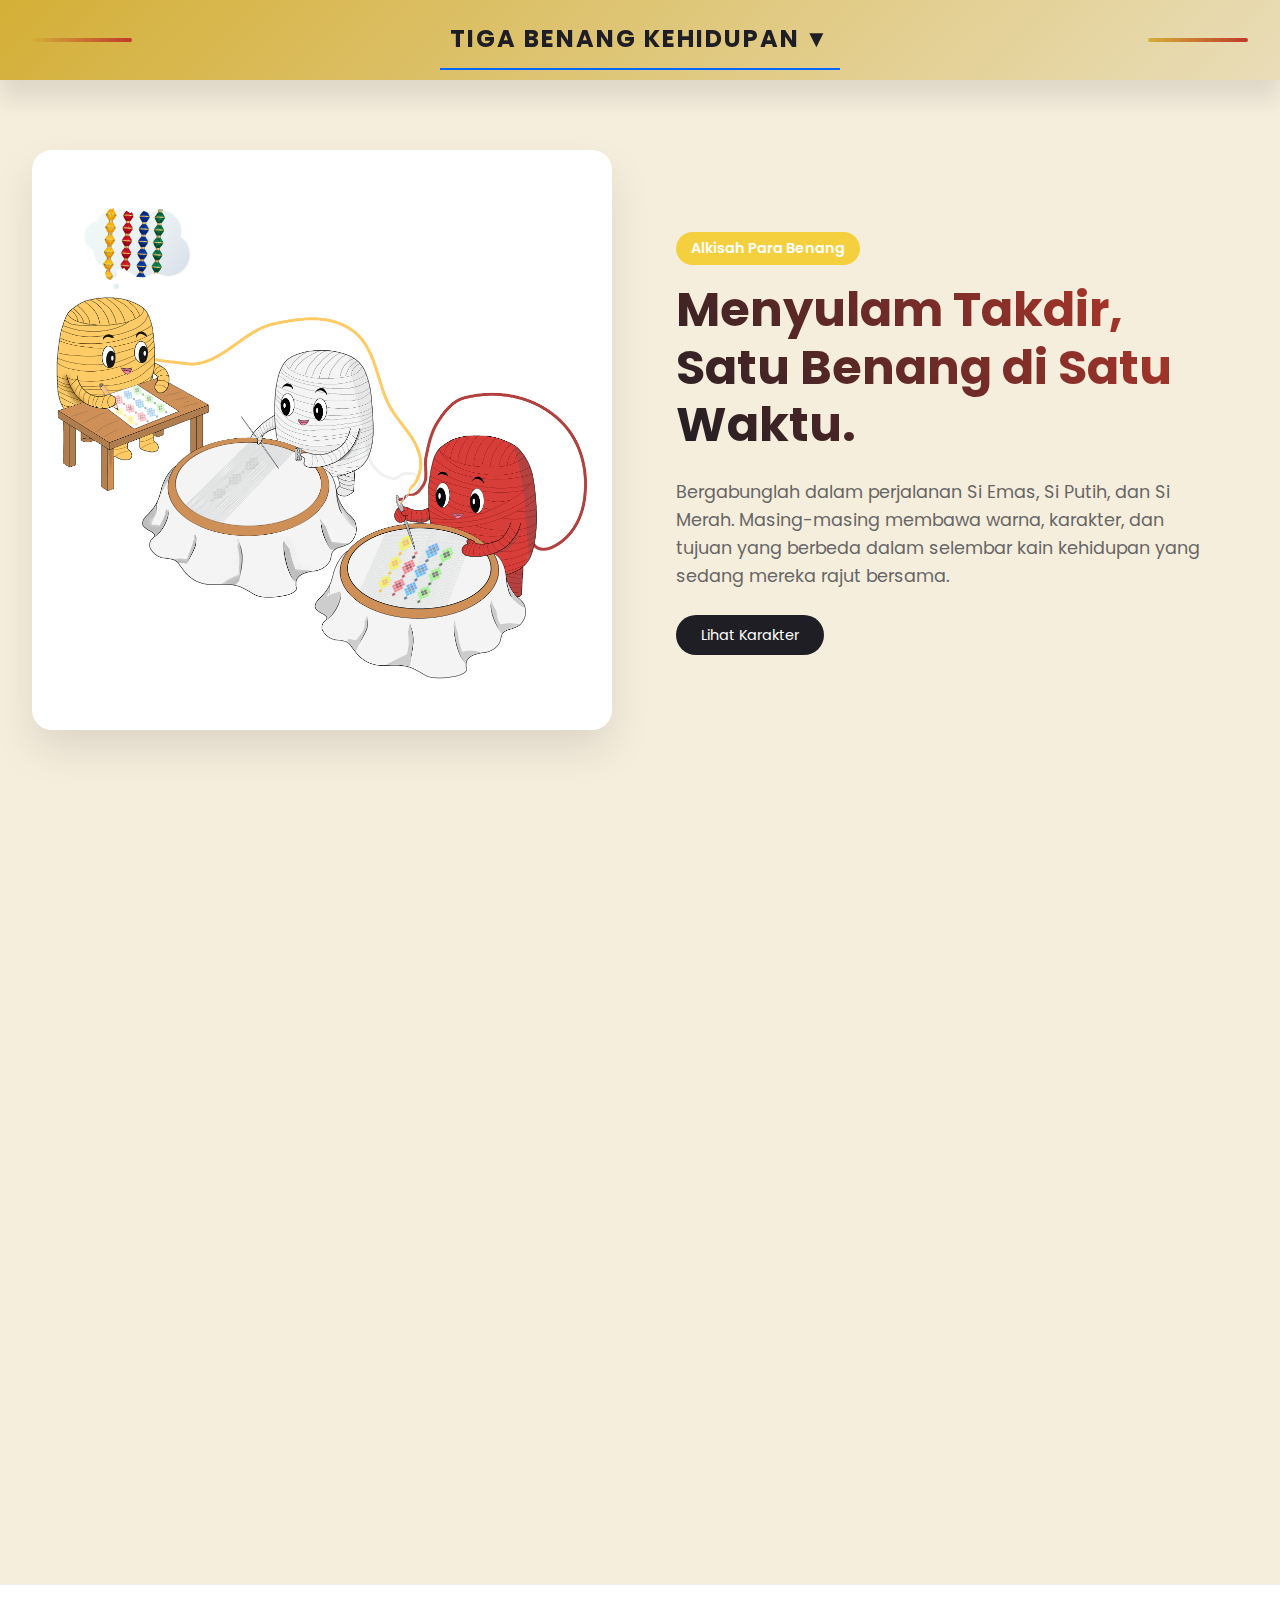
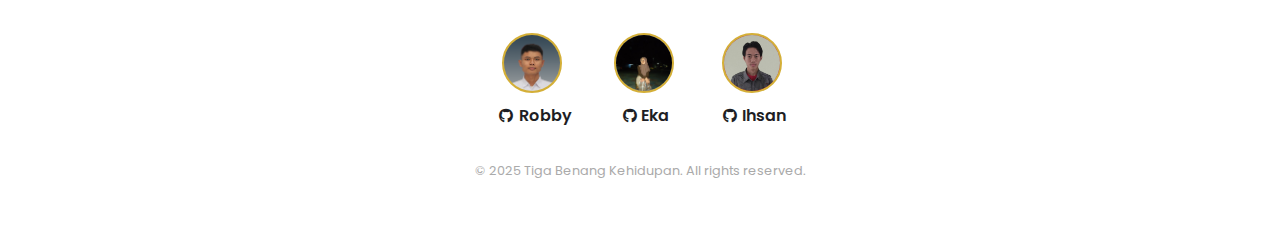
<file: index.html>
<!DOCTYPE html>
<html lang="id">
<head>
    <meta charset="UTF-8">
    <meta name="viewport" content="width=device-width, initial-scale=1.0">
    <title>Tiga Benang Kehidupan</title>
    
    <!-- Import Font Modern (Google Fonts) -->
    <link rel="preconnect" href="https://fonts.googleapis.com">
    <link rel="preconnect" href="https://fonts.gstatic.com" crossorigin>
    <link href="https://fonts.googleapis.com/css2?family=Poppins:wght@300;400;600;700&display=swap" rel="stylesheet">
    
    <!-- Font Awesome untuk Icon (Optional) -->
    <link rel="stylesheet" href="https://cdnjs.cloudflare.com/ajax/libs/font-awesome/6.0.0/css/all.min.css">

    <link rel="stylesheet" href="styling/style.css">
    <link rel="Icon" type="img/png" href="./pictures/UNG-icon.png">
</head>
<body>

    <!-- === HEADER === -->
    <header>
        <!-- Dekorasi (Desktop Only) -->
        <div class="header-decor left"></div>
        <div class="header-decor right"></div>

        <!-- Judul & Dropdown -->
        <div class="nav-title-wrapper" onclick="toggleDropdown()">
            <div class="nav-title" style="display: flex; gap: 5px;">Tiga Benang Kehidupan <div class="tombol">&#9660;</div></div>
            
            <!-- Dropdown Menu -->
            <ul class="dropdown-menu" id="dropdown">
                <li><a href="./pages/karawo.html" class="dropdown-item">Karawo</a></li>
                <li><a href="./pages/karakter.html" class="dropdown-item">Karakter</a></li>
                <li><a href="./pages/chapter.html" class="dropdown-item">Cerita</a></li>
                <li><a href="./pages/kitorang.html" class="dropdown-item">Kitorang</a></li>
            </ul>
        </div>
    </header>

    <!-- === MAIN CONTENT === -->
    <main>
        <!-- <span style="display: flex; flex-direction: column; align-items: center; padding-top: 5px;">
            <div>&uarr;</div>
            <div>Jangan kore-kore</div>
        </span> -->
        <!-- SECTION 1: HERO (Gambar Utama & Intro) -->
        <section class="hero-section">
            <div class="hero-image-box">
                <!-- Ganti src dengan file asli: Tekmul-UAS-Result.jpg -->
                <img src="./pictures/Tekmul-UAS-Result.png" alt="Tiga Benang Kehidupan" onerror="this.src='https://placehold.co/600x600?text=Gambar+Utama'">
            </div>
            <div class="hero-content">
                <span class="hero-tag">Alkisah Para Benang</span>
                <h1 class="hero-title">Menyulam Takdir, <br>Satu Benang di Satu Waktu.</h1>
                <p class="hero-desc">
                    Bergabunglah dalam perjalanan Si Emas, Si Putih, dan Si Merah. 
                    Masing-masing membawa warna, karakter, dan tujuan yang berbeda 
                    dalam selembar kain kehidupan yang sedang mereka rajut bersama.
                </p>
                <a href="#characters" class="view-more-btn">Lihat Karakter</a>
            </div>
        </section>

        <!-- SECTION 2: CHARACTERS & QUOTES -->
        <section id="characters">
            <div class="content-grid">
                
                <!-- Kiri: Character Cards -->
                <div class="char-container">
                    <div class="section-header">
                        <h2 class="section-title">Tokoh</h2>
                        <span style="font-size: 0.8rem; color: #888;">Geser untuk melihat ></span>
                    </div>

                    <div class="cards-wrapper">
                        <!-- Card 1: Emas -->
                        <div class="char-card gold" onclick="openDetail('gold')">
                            <div class="char-img-box">
                                <img src="./pictures/si_hulawa.png" alt="Si Hulawa" onerror="this.src='https://placehold.co/300x400/D4AF37/FFF?text=Si+Emas'">
                            </div>
                            <div class="char-info">
                                <h3>Si Hulawa</h3>
                                <p>Visionary Planner</p>
                            </div>
                        </div>

                        <!-- Card 2: Putih -->
                        <div class="char-card white" onclick="openDetail('white')">
                            <div class="char-img-box c-putih">
                                <img src="./pictures/si_moputio.png" alt="Si Moputio" onerror="this.src='https://placehold.co/300x400/EEE/333?text=Si+Putih'">
                            </div>
                            <div class="char-info">
                                <h3>Si Moputio</h3>
                                <p>Perfectionist Soul</p>
                            </div>
                        </div>

                        <!-- Card 3: Merah -->
                        <div class="char-card red" onclick="openDetail('red')">
                            <div class="char-img-box">
                                <img src="./pictures/si_lamutu.png" alt="Si Lamutu" onerror="this.src='https://placehold.co/300x400/C0392B/FFF?text=Si+Merah'">
                            </div>
                            <div class="char-info">
                                <h3>Si Lamutu</h3>
                                <p>Brave Heart</p>
                            </div>
                        </div>
                    </div>
                </div>

                <!-- Tengah: Divider (Hanya visual desktop) -->
                <div class="divider"></div>

                <!-- Kanan: Quotes -->
                <div class="quotes-container">
                    <div class="section-header">
                        <h2 class="section-title" style="font-size: 1.5rem;">Kata-Kata Hari ini</h2>
                    </div>

                    <div class="quote-card q-gold">
                        <div class="quote-author">Si Kuning</div>
                        <p class="quote-text">"Rencana besar dimulai dari satu coretan kecil."</p>
                    </div>

                    <div class="quote-card q-white">
                        <div class="quote-author">Si Putih</div>
                        <p class="quote-text">"Presisi bukan pilihan, itu haya hidup."</p>
                    </div>

                    <div class="quote-card q-red">
                        <div class="quote-author">Si Lamutu</div>
                        <p class="quote-text">"Setiap benang menyimpan cerita."</p>
                    </div>
                </div>

            </div>
        </section>

    </main>

    <!-- === FOOTER === -->
    <footer>
        <div class="footer-content">
            <!-- Robby -->
            <a href="https://github.com/RobbyDarmawann" target="_blank" class="creator-profile" title="RobbyDarmawann">
                <div class="profile-pic" style="background-color: var(--c-gold);">
                    <img src="./pictures/rPP.jpg" alt="profile-picture">
                </div>
                <span class="creator-name">Robby</span>
            </a>
            
            <!-- Eka -->
            <a href="https://github.com/EkaAyuu" target="_blank" class="creator-profile" title="EkaAyuu">
                <div class="profile-pic" style="background-color: #999;">
                    <img src="./pictures/ePP.jpg" alt="profile-picture">
                </div>
                <span class="creator-name">Eka</span>
            </a>
            
            <!-- Ihsan -->
            <a href="https://github.com/Etherveo" target="_blank" class="creator-profile"  title="Etherveo">
                <div class="profile-pic" style="background-color: var(--c-red);">
                    <img src="./pictures/iPP.jpg" alt="profile-picture">
                </div>
                <span class="creator-name">Ihsan</span>
            </a>
        </div>
        <p style="margin-top: 2rem; font-size: 0.8rem; color: #aaa;">&copy; 2025 Tiga Benang Kehidupan. All rights reserved.</p>
    </footer>

    <script src="./behavior/script.js"></script>
</body>
</html>
</file>
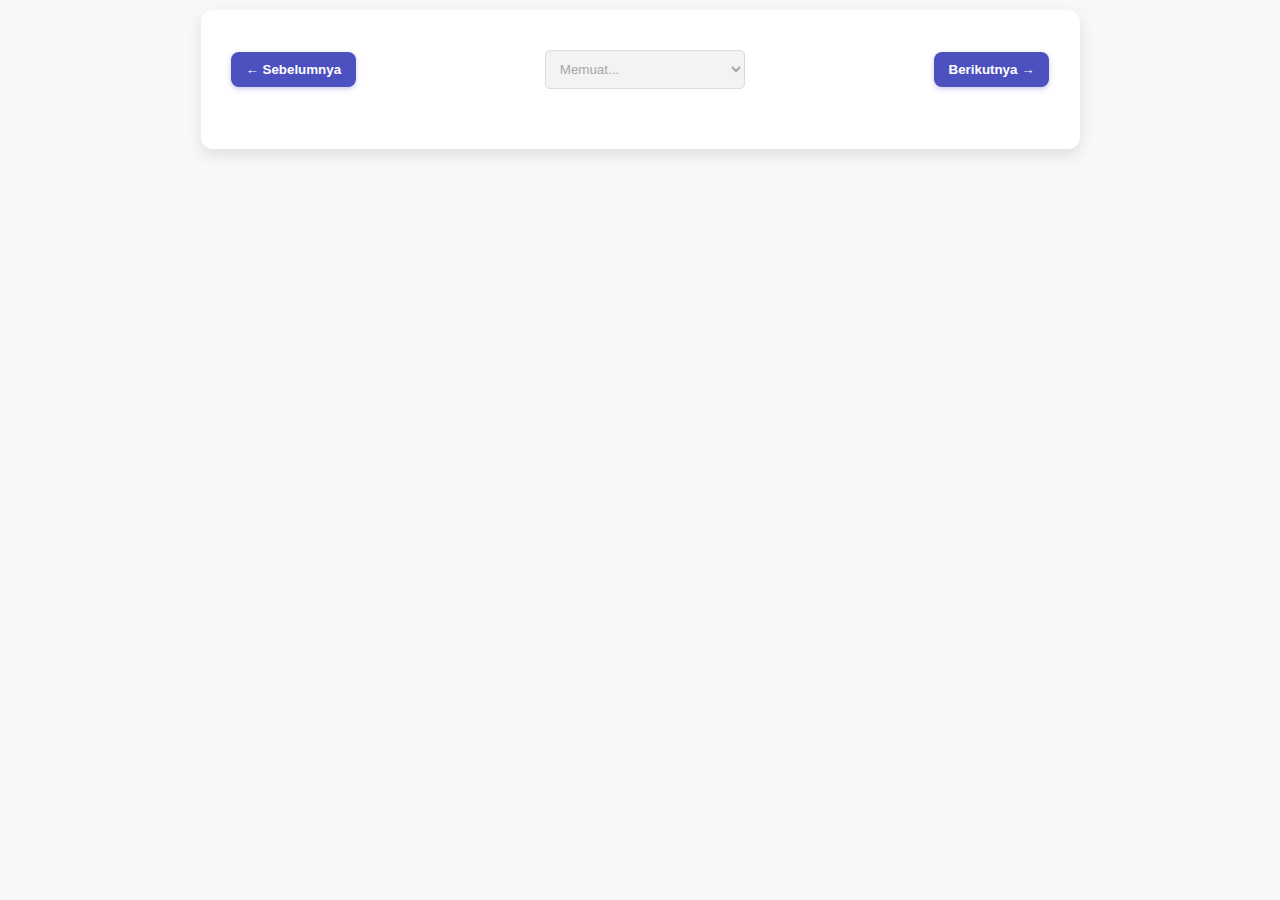
<file: pages/chapter.html>
<!-- 
    Halaman web statis untuk menampilkan cerita karakter.
    READER ini dikonfigurasi untuk membaca file JSON berurutan (Vol-0.json, Vol-1.json, dst.) 
    dari RAW content GitHub secara dinamis, menyatukan semua cerita, dan menampilkannya.
-->
<!DOCTYPE html>
<html lang="id">
<head>
    <meta charset="UTF-8">
    <meta name="viewport" content="width=device-width, initial-scale=1.0">
    <title>Cerita Kami</title>
    <link rel="stylesheet" href="../styling/chapter-style.css">
</head>
<body>

    <header>
        
    </header>

    <main>
        <div class="story-container">
            <!-- Area Navigasi dan Pilihan Chapter -->
            <div class="navigation">
                <button id="prev-btn" class="nav-btn">← Sebelumnya</button>
                <select id="chapter-select" class="chapter-selector" disabled>
                    <option>Memuat...</option>
                </select>
                <button id="next-btn" class="nav-btn">Berikutnya →</button>
            </div>
    
            <div id="loading-indicator" class="loading-status">
                Memuat data cerita ...
            </div>
    
            <div id="story-display" style="display: none;">
                <!-- Wadah untuk Judul -->
                <h1 id="chapter-title" class="chapter-title"></h1>
                
                <!-- Wadah untuk Isi Cerita -->
                <div id="story-content" class="story-content"></div>
                
                <!-- Informasi Penulis -->
                <div class="author-info">
                    Ditulis oleh: <span id="author-name"></span>
                    <br>
                    <small>Diposting pada: <span id="post-date"></span></small>
                </div>
            </div>
            
            <!-- <div class="author-info" style="border: none; margin-top: 30px;">
                Penulis: Penulis
            </div> -->
        </div>
    </main>

    <footer>

    </footer>

    <script src="../behavior/chapter-script.js"></script>
</body>
</html>
</file>
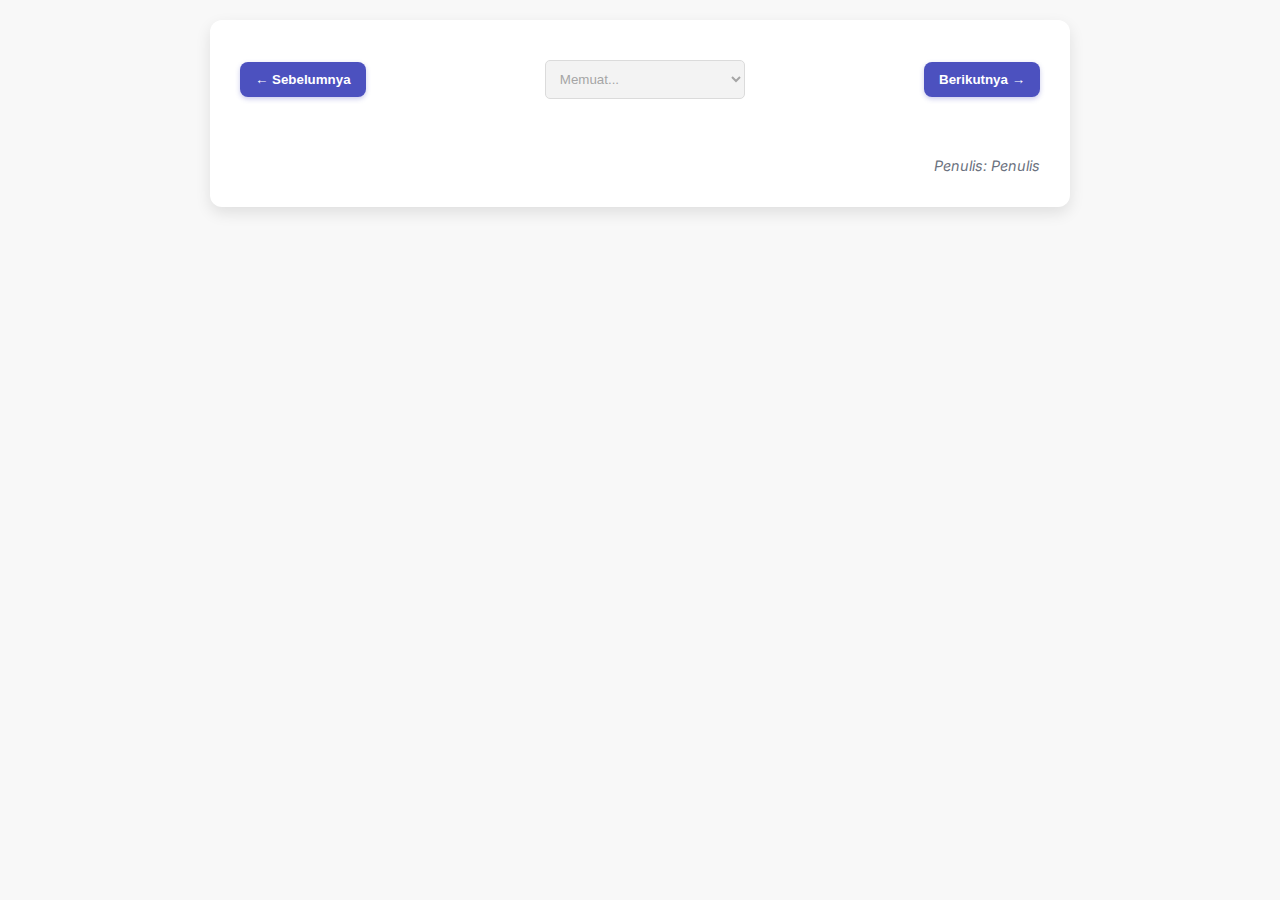
<file: pages/gold.html>
<!-- 
    Halaman web statis untuk menampilkan cerita karakter.
    READER ini dikonfigurasi untuk membaca file JSON berurutan (Vol-0.json, Vol-1.json, dst.) 
    dari RAW content GitHub secara dinamis, menyatukan semua cerita, dan menampilkannya.
-->
<!DOCTYPE html>
<html lang="id">
<head>
    <meta charset="UTF-8">
    <meta name="viewport" content="width=device-width, initial-scale=1.0">
    <title>Cerita Karakter - Tiga Benang Kehidupan</title>
    
    <style>
        /* CSS Dasar */
        @import url('https://fonts.googleapis.com/css2?family=Inter:wght@400;600;700&display=swap');
        body {
            font-family: 'Inter', sans-serif;
            margin: 0;
            padding: 20px;
            background-color: #f8f8f8;
            color: #333;
            line-height: 1.6;
            transition: all 0.3s ease;
        }

        /* Kontainer Utama */
        .story-container {
            max-width: 800px;
            margin: 0 auto;
            background-color: #ffffff;
            padding: 30px;
            box-shadow: 0 6px 15px rgba(0, 0, 0, 0.1);
            border-radius: 12px;
        }

        /* Judul Chapter */
        .chapter-title {
            font-size: 2.5em;
            font-weight: 700;
            color: #1a202c;
            margin-bottom: 20px;
            border-bottom: 4px solid #4c51bf;
            padding-bottom: 10px;
        }

        /* Isi Cerita */
        .story-content {
            font-size: 1.1em;
            margin-bottom: 40px;
            white-space: pre-wrap; /* Mempertahankan format baris dari input bot WA */
        }
        .story-content p {
            margin-bottom: 1.5em;
        }

        /* Informasi Penulis */
        .author-info {
            text-align: right;
            font-style: italic;
            color: #6b7280;
            padding-top: 15px;
            border-top: 1px solid #e5e7eb;
            font-size: 0.9em;
        }

        /* Navigasi Chapter */
        .navigation {
            display: flex;
            justify-content: space-between;
            align-items: center;
            margin-bottom: 20px;
            padding: 10px 0;
        }
        .nav-btn {
            background-color: #4c51bf;
            color: white;
            padding: 10px 15px;
            border: none;
            border-radius: 8px;
            cursor: pointer;
            transition: background-color 0.3s, transform 0.1s;
            font-weight: 600;
            box-shadow: 0 2px 5px rgba(76, 81, 191, 0.3);
        }
        .nav-btn:hover:not(:disabled) {
            background-color: #3e449c;
            transform: translateY(-1px);
        }
        .nav-btn:disabled {
            background-color: #a0aec0;
            cursor: not-allowed;
            box-shadow: none;
        }
        
        /* Dropdown dan Status */
        .chapter-selector {
            padding: 10px;
            border-radius: 5px;
            border: 1px solid #ccc;
            min-width: 200px;
        }

        .loading-status {
            text-align: center;
            color: #4c51bf;
            font-size: 1.2em;
            padding: 50px;
        }
    </style>
</head>
<body>

    <div class="story-container">
        <!-- Area Navigasi dan Pilihan Chapter -->
        <div class="navigation">
            <button id="prev-btn" class="nav-btn">← Sebelumnya</button>
            <select id="chapter-select" class="chapter-selector" disabled>
                <option>Memuat...</option>
            </select>
            <button id="next-btn" class="nav-btn">Berikutnya →</button>
        </div>

        <div id="loading-indicator" class="loading-status">
            Memuat data cerita dari GitHub...
        </div>

        <div id="story-display" style="display: none;">
            <!-- Wadah untuk Judul -->
            <h1 id="chapter-title" class="chapter-title"></h1>
            
            <!-- Wadah untuk Isi Cerita -->
            <div id="story-content" class="story-content"></div>
            
            <!-- Informasi Penulis -->
            <div class="author-info">
                Ditulis oleh: <span id="author-name"></span>
                <br>
                <small>Diposting pada: <span id="post-date"></span></small>
            </div>
        </div>
        
        <div class="author-info" style="border: none; margin-top: 30px;">
            Penulis: Penulis
        </div>
    </div>

    <script>
        // ==== KONFIGURASI PENTING ====
        // GANTI DENGAN REPO DAN FOLDER TUJUAN ANDA
        const GITHUB_USERNAME = "Etherveo"; 
        const GITHUB_REPO = "magibase"; 
        const GITHUB_BRANCH = "main";
        const GITHUB_FOLDER = "TM-Chapter";
        // ==============================

        let allStories = [];
        let currentChapterIndex = 0;
        
        // Element HTML
        const loadingIndicator = document.getElementById('loading-indicator');
        const storyDisplay = document.getElementById('story-display');
        const chapterTitleElement = document.getElementById('chapter-title');
        const storyContentElement = document.getElementById('story-content');
        const authorNameElement = document.getElementById('author-name');
        const postDateElement = document.getElementById('post-date');
        const prevBtn = document.getElementById('prev-btn');
        const nextBtn = document.getElementById('next-btn');
        const chapterSelect = document.getElementById('chapter-select');

        /**
         * Memuat semua file volume (Vol-0.json, Vol-1.json, dst.) dari raw GitHub.
         */
        async function fetchAllStories() {
            loadingIndicator.style.display = 'block';
            allStories = [];
            let volume = 0;

            while (true) {
                const fileName = `Vol-${volume}.json`;
                const rawUrl = `https://raw.githubusercontent.com/${GITHUB_USERNAME}/${GITHUB_REPO}/${GITHUB_BRANCH}/${GITHUB_FOLDER}/${fileName}`;
                
                try {
                    const response = await fetch(rawUrl);

                    if (response.status === 404) {
                        // File tidak ditemukan, menandakan sudah mencapai volume terakhir
                        break;
                    }
                    if (!response.ok) {
                        throw new Error(`Gagal memuat ${fileName}: ${response.statusText}`);
                    }

                    const newChapters = await response.json();
                    
                    // Tambahkan volume number ke setiap chapter untuk debugging
                    const chaptersWithVolume = newChapters.map(chapter => ({
                        ...chapter,
                        volume: volume
                    }));

                    allStories.push(...chaptersWithVolume);
                    volume++;

                } catch (error) {
                    console.error(`Error fetching Vol-${volume}.json:`, error.message);
                    // Jika ada error lain selain 404, hentikan loop
                    break;
                }
            }

            loadingIndicator.style.display = 'none';

            if (allStories.length === 0) {
                storyDisplay.style.display = 'none';
                loadingIndicator.textContent = "❌ Belum ada cerita yang diposting. Coba posting dengan bot WA Anda.";
                return;
            }

            storyDisplay.style.display = 'block';
            populateChapterSelect();
            renderChapter(allStories.length - 1); // Tampilkan chapter terbaru (terakhir)
        }

        /**
         * Menampilkan konten chapter ke UI.
         * @param {number} index - Indeks chapter dalam array allStories.
         */
        function renderChapter(index) {
            if (index < 0 || index >= allStories.length) return;

            currentChapterIndex = index;
            const chapter = allStories[currentChapterIndex];

            // Inject Konten
            chapterTitleElement.textContent = chapter.title;
            storyContentElement.innerHTML = chapter.content.replace(/\n/g, '<br>'); // Ganti newline jadi <br>
            authorNameElement.textContent = chapter.author || 'Anonim';
            postDateElement.textContent = new Date(chapter.date || Date.now()).toLocaleDateString('id-ID', {
                year: 'numeric', month: 'long', day: 'numeric', hour: '2-digit', minute: '2-digit'
            });

            // Update Status Tombol Navigasi
            prevBtn.disabled = currentChapterIndex === 0;
            nextBtn.disabled = currentChapterIndex === allStories.length - 1;

            // Update Dropdown
            chapterSelect.value = currentChapterIndex;
        }

        /**
         * Mengisi dropdown pilihan chapter.
         */
        function populateChapterSelect() {
            chapterSelect.innerHTML = ''; // Bersihkan opsi lama
            allStories.forEach((chapter, index) => {
                const option = document.createElement('option');
                option.value = index;
                const volumeInfo = chapter.volume !== undefined ? ` (Vol-${chapter.volume} | ID ${chapter.id})` : '';
                option.textContent = `${chapter.title}${volumeInfo}`;
                chapterSelect.appendChild(option);
            });
            chapterSelect.disabled = false;
        }

        // Event Listeners
        prevBtn.addEventListener('click', () => {
            if (currentChapterIndex > 0) renderChapter(currentChapterIndex - 1);
        });

        nextBtn.addEventListener('click', () => {
            if (currentChapterIndex < allStories.length - 1) renderChapter(currentChapterIndex + 1);
        });

        chapterSelect.addEventListener('change', (event) => {
            renderChapter(parseInt(event.target.value));
        });

        // Inisialisasi Aplikasi
        window.onload = fetchAllStories;
    </script>
</body>
</html>
</file>
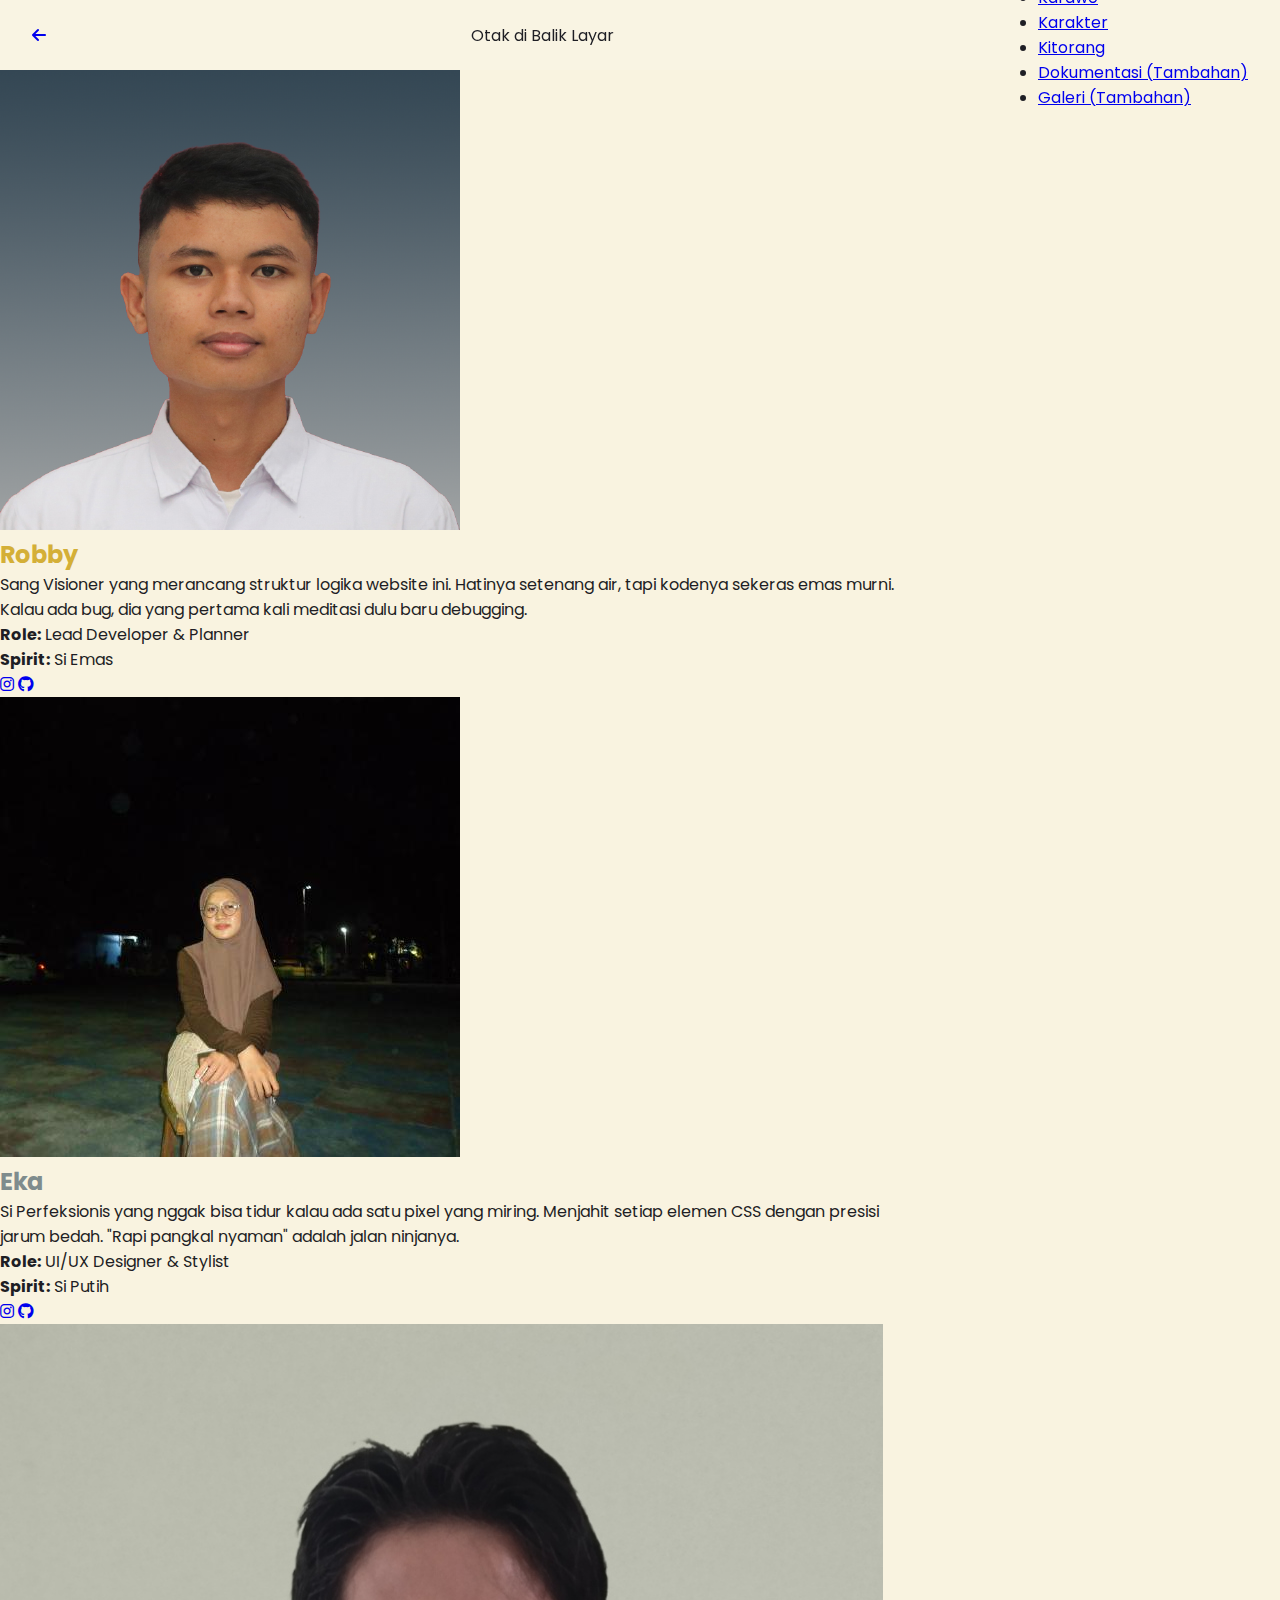
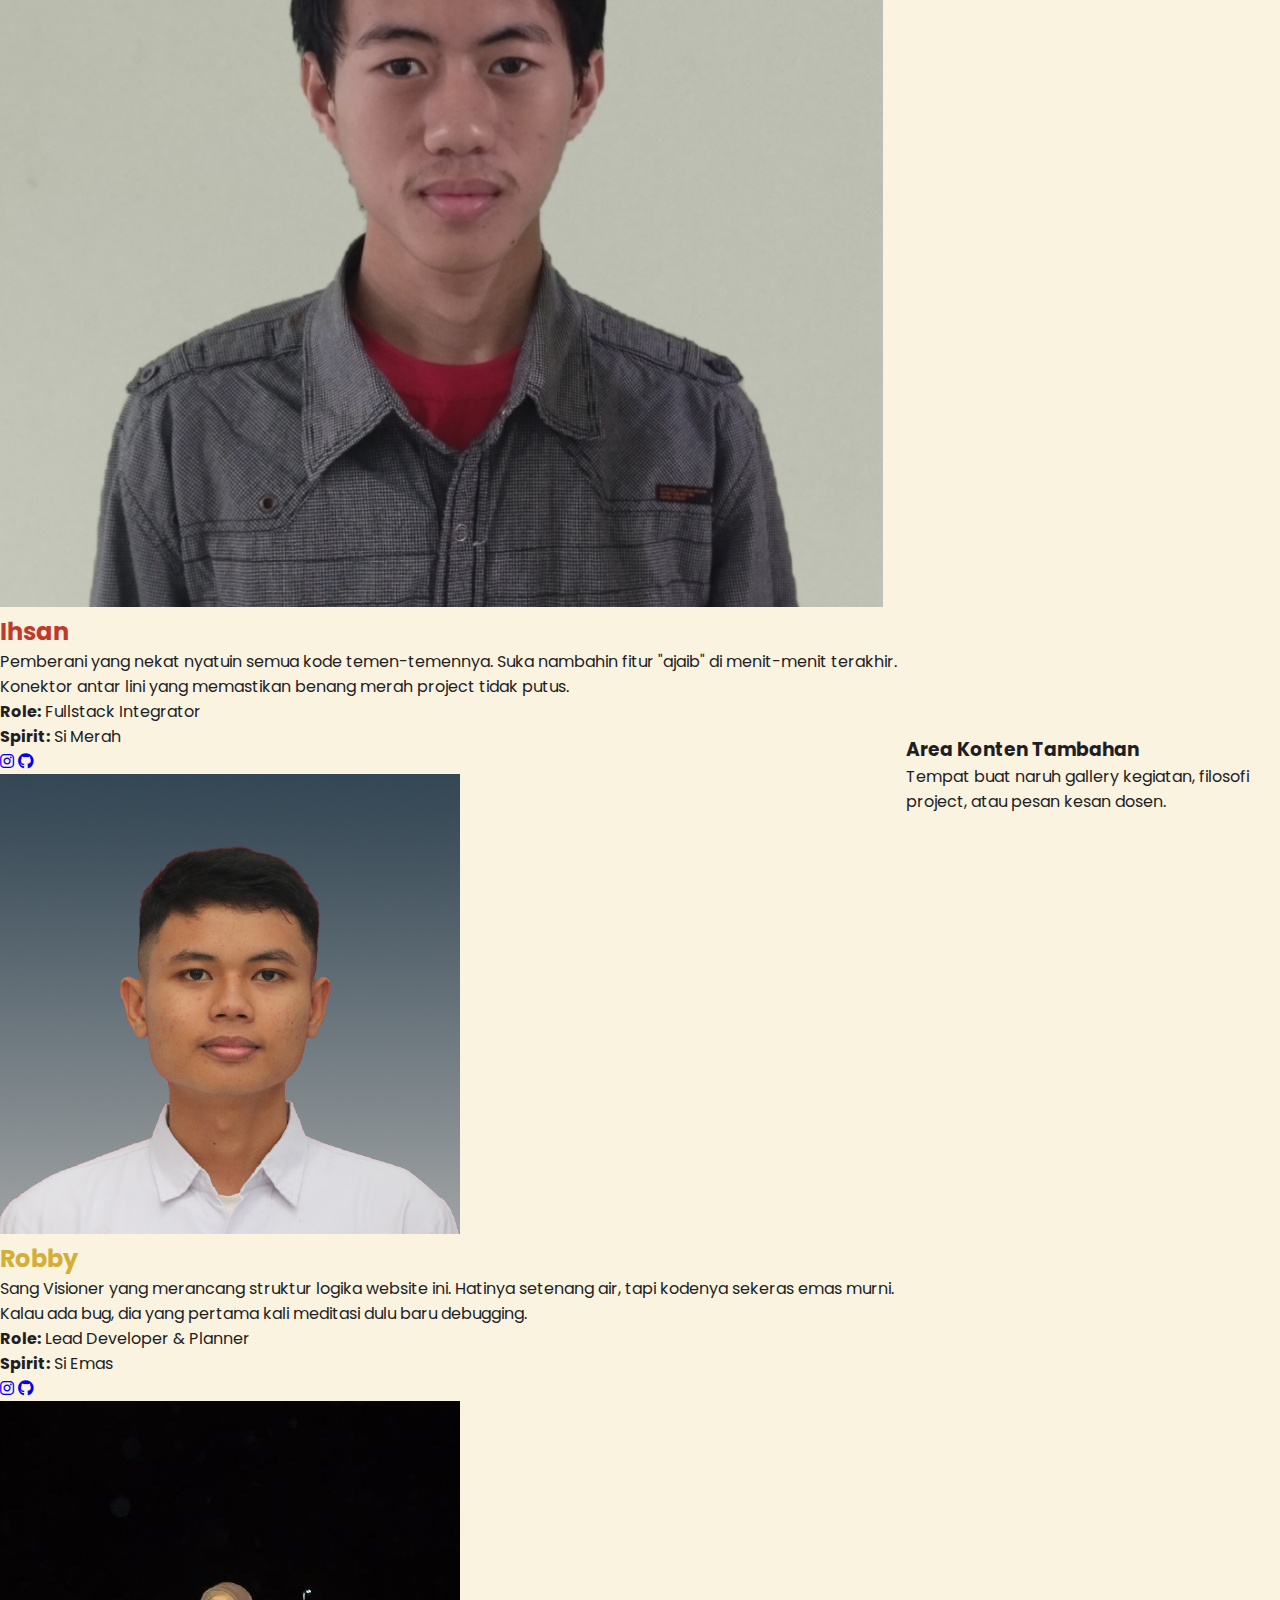
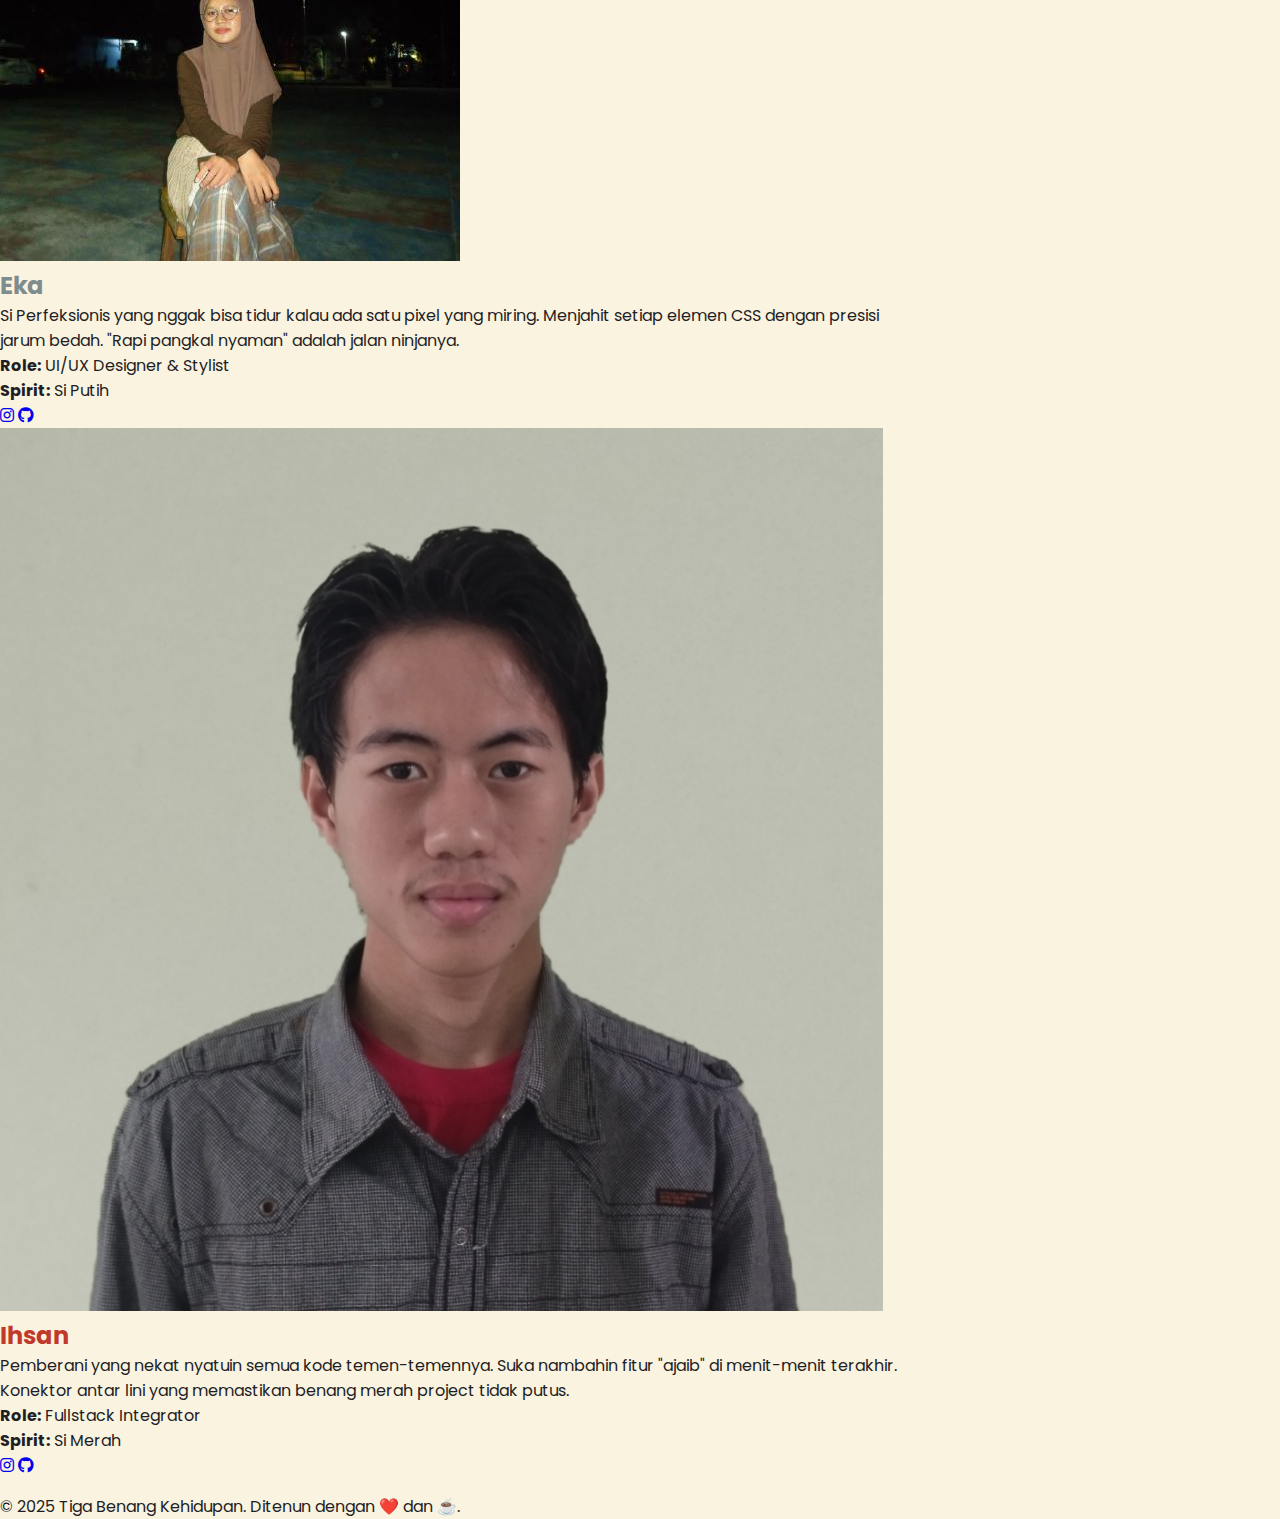
<file: pages/kitorang.html>
<!DOCTYPE html>
<html lang="id">
<head>
    <meta charset="UTF-8">
    <meta name="viewport" content="width=device-width, initial-scale=1.0">
    <title>Tentang Kreator - Tiga Benang Kehidupan</title>
    
    <link rel="preconnect" href="https://fonts.googleapis.com">
    <link rel="preconnect" href="https://fonts.gstatic.com" crossorigin>
    <link href="https://fonts.googleapis.com/css2?family=Poppins:wght@300;400;600;700;900&display=swap" rel="stylesheet">
    <link rel="stylesheet" href="https://cdnjs.cloudflare.com/ajax/libs/font-awesome/6.4.0/css/all.min.css">
    
    <link rel="stylesheet" href="../styling/kitorang-style.css">
    <link rel="icon" type="image/png" href="../pictures/UNG-icon.png">
</head>
<body>

    <!-- Header / Navbar Utama -->
    <header>
            <!-- Tombol Back (Kiri) -->
            <a href="../index.html" class="nav-button" aria-label="Kembali ke Halaman Utama" title="Kembali">
                <i class="fas fa-arrow-left"></i>
            </a>

            <!-- Judul Halaman (Tengah) -->
            <div class="page-title">
                Otak di Balik Layar
            </div>

            <!-- Kontainer Dropdown (Kanan) -->
            <div class="dropdown-wrapper" title="Menu">
                <button id="dropdown-toggle-btn" onclick="toggleDropdown()" class="nav-button" aria-expanded="false" aria-controls="dropdown-menu">
                    <!-- Ikon Hamburger (Menu) -->
                    <span id="menu-icon" class="menu-icon">&#9776;</span>
                </button>

                <!-- Dropdown Menu -->
                <ul id="dropdown-menu" class="dropdown-menu" role="menu" aria-labelledby="dropdown-toggle-btn">
                    <!--
                        Setiap item menu harus dibungkus dalam div/li dengan kelas 'dropdown-item-wrapper'.
                        Link di dalamnya memiliki kelas 'dropdown-link' untuk animasi.
                    -->
                    <li class="dropdown-item-wrapper">
                        <a href="../pages/karawo.html" class="dropdown-link" role="menuitem">Karawo</a>
                    </li>
                    <li class="dropdown-item-wrapper">
                        <a href="../pages/karakter.html" class="dropdown-link" role="menuitem">Karakter</a>
                    </li>
                    <li class="dropdown-item-wrapper">
                        <a href="../pages/kitorang.html" class="dropdown-link" role="menuitem">Kitorang</a>
                    </li>
                    <li class="dropdown-item-wrapper">
                        <a href="../pages/index.html" class="dropdown-link" role="menuitem">Dokumentasi (Tambahan)</a>
                    </li>
                    <li class="dropdown-item-wrapper">
                        <a href="../pages/index.html" class="dropdown-link" role="menuitem">Galeri (Tambahan)</a>
                    </li>
                </ul>
            </div>
    </header>

    <main>
        <!-- SCROLLING WRAPPER -->
        <div class="scroll-container" id="scrollContainer">
            <div class="scroll-track" id="scrollTrack">
                
                <!-- GROUP 1: ORIGINAL (ID: set-original) -->
                <div class="card-group" id="set-original">
                    <!-- 1. ROBBY -->
                    <div class="creator-card">
                        <div class="photo-box">
                            <img src="../pictures/rPP.jpg" alt="Robby" onerror="this.src='https://placehold.co/300x300/D4AF37/FFF?text=Robby'">
                            <h2 class="creator-name" style="color: #D4AF37;">Robby</h2>
                        </div>
                        <div class="info-box">
                            <p class="bio">
                                Sang Visioner yang merancang struktur logika website ini. 
                                Hatinya setenang air, tapi kodenya sekeras emas murni. 
                                Kalau ada bug, dia yang pertama kali meditasi dulu baru debugging.
                            </p>
                            <div class="details">
                                <p><b>Role:</b> Lead Developer & Planner</p>
                                <p><b>Spirit:</b> Si Emas</p>
                            </div>
                            <div class="socials">
                                <a href="#" class="soc-link"><i class="fab fa-instagram"></i></a>
                                <a href="#" class="soc-link"><i class="fab fa-github"></i></a>
                            </div>
                        </div>
                    </div>

                    <!-- 2. EKA -->
                    <div class="creator-card">
                        <div class="photo-box">
                            <img src="../pictures/ePP.jpg" alt="Eka" onerror="this.src='https://placehold.co/300x300/999/FFF?text=Eka'">
                            <h2 class="creator-name" style="color: #7f8c8d;">Eka</h2>
                        </div>
                        <div class="info-box">
                            <p class="bio">
                                Si Perfeksionis yang nggak bisa tidur kalau ada satu pixel yang miring. 
                                Menjahit setiap elemen CSS dengan presisi jarum bedah. 
                                "Rapi pangkal nyaman" adalah jalan ninjanya.
                            </p>
                            <div class="details">
                                <p><b>Role:</b> UI/UX Designer & Stylist</p>
                                <p><b>Spirit:</b> Si Putih</p>
                            </div>
                            <div class="socials">
                                <a href="#" class="soc-link"><i class="fab fa-instagram"></i></a>
                                <a href="#" class="soc-link"><i class="fab fa-github"></i></a>
                            </div>
                        </div>
                    </div>

                    <!-- 3. IHSAN -->
                    <div class="creator-card">
                        <div class="photo-box">
                            <img src="../pictures/iPP.jpg" alt="Ihsan" onerror="this.src='https://placehold.co/300x300/C0392B/FFF?text=Ihsan'">
                            <h2 class="creator-name" style="color: #C0392B;">Ihsan</h2>
                        </div>
                        <div class="info-box">
                            <p class="bio">
                                Pemberani yang nekat nyatuin semua kode temen-temennya. 
                                Suka nambahin fitur "ajaib" di menit-menit terakhir. 
                                Konektor antar lini yang memastikan benang merah project tidak putus.
                            </p>
                            <div class="details">
                                <p><b>Role:</b> Fullstack Integrator</p>
                                <p><b>Spirit:</b> Si Merah</p>
                            </div>
                            <div class="socials">
                                <a href="#" class="soc-link"><i class="fab fa-instagram"></i></a>
                                <a href="#" class="soc-link"><i class="fab fa-github"></i></a>
                            </div>
                        </div>
                    </div>
                </div> 
                <!-- END GROUP 1 -->


                <!-- GROUP 2: CLONE (ID: set-clone) -->
                <!-- Isinya SAMA PERSIS dengan Group 1 -->
                <div class="card-group" id="set-clone">
                    
                    <div class="creator-card">
                        <div class="photo-box">
                            <img src="../pictures/rPP.jpg" alt="Robby" onerror="this.src='https://placehold.co/300x300/D4AF37/FFF?text=Robby'">
                            <h2 class="creator-name" style="color: #D4AF37;">Robby</h2>
                        </div>
                        <div class="info-box">
                            <p class="bio">
                                Sang Visioner yang merancang struktur logika website ini. 
                                Hatinya setenang air, tapi kodenya sekeras emas murni. 
                                Kalau ada bug, dia yang pertama kali meditasi dulu baru debugging.
                            </p>
                            <div class="details">
                                <p><b>Role:</b> Lead Developer & Planner</p>
                                <p><b>Spirit:</b> Si Emas</p>
                            </div>
                            <div class="socials">
                                <a href="#" class="soc-link"><i class="fab fa-instagram"></i></a>
                                <a href="#" class="soc-link"><i class="fab fa-github"></i></a>
                            </div>
                        </div>
                    </div>

                    <div class="creator-card">
                        <div class="photo-box">
                            <img src="../pictures/ePP.jpg" alt="Eka" onerror="this.src='https://placehold.co/300x300/999/FFF?text=Eka'">
                            <h2 class="creator-name" style="color: #7f8c8d;">Eka</h2>
                        </div>
                        <div class="info-box">
                            <p class="bio">
                                Si Perfeksionis yang nggak bisa tidur kalau ada satu pixel yang miring. 
                                Menjahit setiap elemen CSS dengan presisi jarum bedah. 
                                "Rapi pangkal nyaman" adalah jalan ninjanya.
                            </p>
                            <div class="details">
                                <p><b>Role:</b> UI/UX Designer & Stylist</p>
                                <p><b>Spirit:</b> Si Putih</p>
                            </div>
                            <div class="socials">
                                <a href="#" class="soc-link"><i class="fab fa-instagram"></i></a>
                                <a href="#" class="soc-link"><i class="fab fa-github"></i></a>
                            </div>
                        </div>
                    </div>

                    <div class="creator-card">
                        <div class="photo-box">
                            <img src="../pictures/iPP.jpg" alt="Ihsan" onerror="this.src='https://placehold.co/300x300/C0392B/FFF?text=Ihsan'">
                            <h2 class="creator-name" style="color: #C0392B;">Ihsan</h2>
                        </div>
                        <div class="info-box">
                            <p class="bio">
                                Pemberani yang nekat nyatuin semua kode temen-temennya. 
                                Suka nambahin fitur "ajaib" di menit-menit terakhir. 
                                Konektor antar lini yang memastikan benang merah project tidak putus.
                            </p>
                            <div class="details">
                                <p><b>Role:</b> Fullstack Integrator</p>
                                <p><b>Spirit:</b> Si Merah</p>
                            </div>
                            <div class="socials">
                                <a href="#" class="soc-link"><i class="fab fa-instagram"></i></a>
                                <a href="#" class="soc-link"><i class="fab fa-github"></i></a>
                            </div>
                        </div>
                    </div>

                </div>
                <!-- END GROUP 2 -->

            </div>
        </div>

        <!-- Section Tambahan -->
        <section class="extra-content">
            <div class="placeholder-box">
                <h3>Area Konten Tambahan</h3>
                <p>Tempat buat naruh gallery kegiatan, filosofi project, atau pesan kesan dosen.</p>
            </div>
        </section>

    </main>

    <footer>
        <p>&copy; 2025 Tiga Benang Kehidupan. Ditenun dengan ❤️ dan ☕.</p>
    </footer>

    <!-- LOGIC SCROLL BARU -->
    <script src="../behavior/kitorang-script.js"></script>

</body>
</html>
</file>
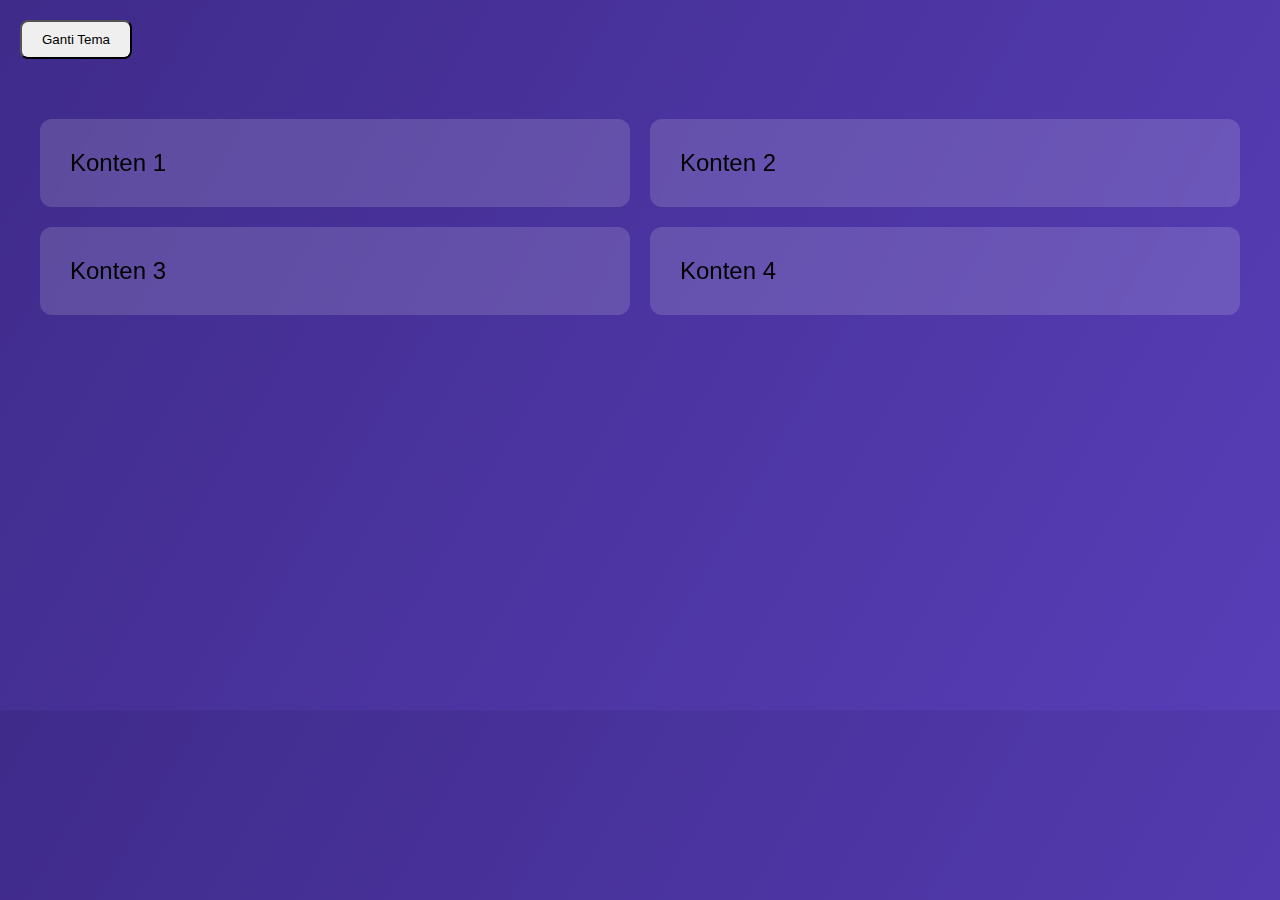
<file: pages/red.html>
<!DOCTYPE html>
<html>
<head>
    <meta charset="UTF-8">
    <title>Genshin UI Transition Demo</title>
    <style>
        body {
    margin: 0;
    font-family: sans-serif;

    /* Background default (Keqing) */
    --bg1: #3f2b8a;
    --bg2: #6a4cd9;

    background: linear-gradient(120deg, var(--bg1), var(--bg2));
    background-size: 200% 200%;
    transition: background 1s ease, transform 1s ease;
}

/* Tema Hu Tao */
body.theme-hutao {
    --bg1: #3a0a0a;
    --bg2: #8a1c1c;
}

header {
    padding: 20px;
}

#switchTheme {
    padding: 10px 20px;
    border-radius: 8px;
}

.content-container {
    padding: 40px;
    display: grid;
    gap: 20px;
    grid-template-columns: repeat(2, 1fr);
}

/* BLOCK NORMAL LOOK */
.content-block {
    background: rgba(255,255,255,0.15);
    padding: 30px;
    font-size: 24px;
    backdrop-filter: blur(6px);
    border-radius: 12px;

    transition: transform .6s ease, opacity .6s ease;
}

/* ============================= */
/* 1) ANIMASI KONTEN TERURAI */
/* ============================= */

body.transition-start .block1 {
    opacity: 0;
    transform: translate(-120px, -120px);
}

body.transition-start .block2 {
    opacity: 0;
    transform: translate(120px, -120px);
}

body.transition-start .block3 {
    opacity: 0;
    transform: translate(-120px, 120px);
}

body.transition-start .block4 {
    opacity: 0;
    transform: translate(120px, 120px);
}

/* ============================= */
/* 2) BACKGROUND FADE + ZOOM */
/* ============================= */
body.transition-start {
    transform: scale(1.08);
    opacity: .5;
}

/* ============================= */
/* 3) KONTEN BARU MUNCUL DARI BAWAH */
/* ============================= */
body.transition-end .content-block {
    opacity: 0;
    transform: translateY(40px);
}

body.transition-final .content-block {
    opacity: 1;
    transform: translateY(0);
    transition-delay: .1s;
}
    </style>
</head>
<body class="theme-keqing">

<header>
    <button id="switchTheme">Ganti Tema</button>
</header>

<div id="content" class="content-container">
    <div class="content-block block1">Konten 1</div>
    <div class="content-block block2">Konten 2</div>
    <div class="content-block block3">Konten 3</div>
    <div class="content-block block4">Konten 4</div>
</div>

<script>
    const btn = document.getElementById("switchTheme");
let hutao = false;

btn.addEventListener("click", () => {

    // 1) MULAI ANIMASI TERURAI
    document.body.classList.add("transition-start");

    // 2) Setelah 600ms → ganti tema
    setTimeout(() => {
        hutao = !hutao;
        document.body.classList.toggle("theme-hutao", hutao);
    }, 600);

    // 3) Setelah background berganti → konten reset
    setTimeout(() => {
        document.body.classList.remove("transition-start");
        document.body.classList.add("transition-end");
    }, 1000);

    // 4) Konten muncul dari bawah
    setTimeout(() => {
        document.body.classList.remove("transition-end");
        document.body.classList.add("transition-final");
    }, 1100);
});
</script>
</body>
</html>
</file>
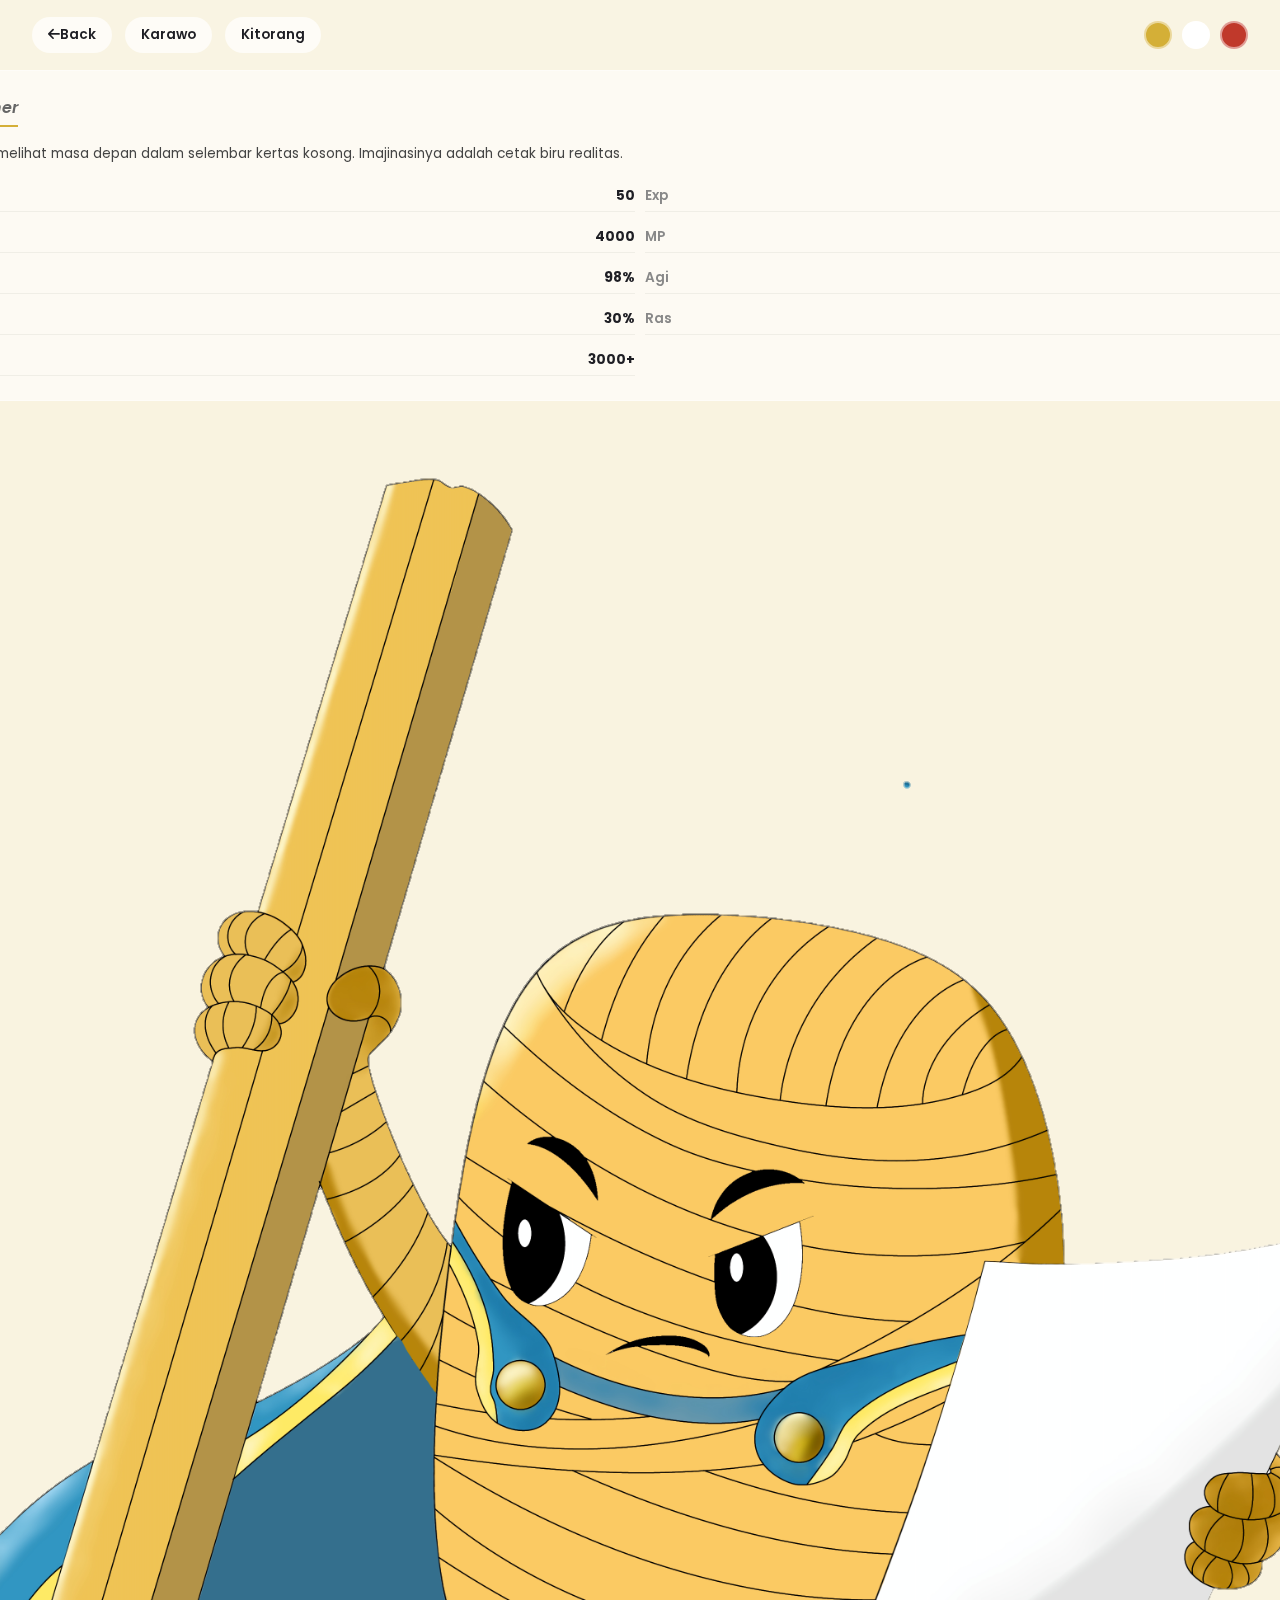
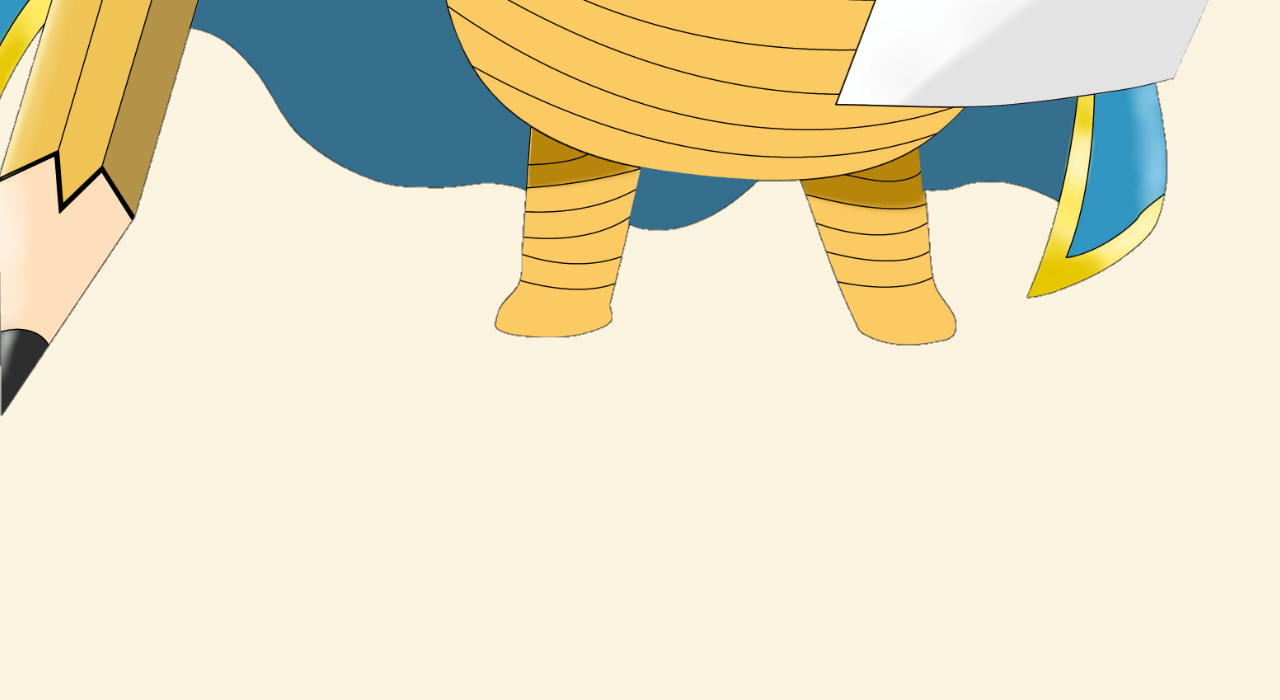
<file: pages/white.html>
<!DOCTYPE html>
<html lang="id">
<head>
    <meta charset="UTF-8">
    <meta name="viewport" content="width=device-width, initial-scale=1.0">
    <title>Info Karakter</title>
    
    <!-- Fonts & Icons -->
    <link rel="preconnect" href="https://fonts.googleapis.com">
    <link rel="preconnect" href="https://fonts.gstatic.com" crossorigin>
    <link href="https://fonts.googleapis.com/css2?family=Poppins:wght@300;400;600;700;900&display=swap" rel="stylesheet">
    <link rel="stylesheet" href="https://cdnjs.cloudflare.com/ajax/libs/font-awesome/6.4.0/css/all.min.css">
    
    <!-- CSS Link -->
    <link rel="stylesheet" href="../styling/white-style.css">
    <link rel="icon" type="image/png" href="../pictures/UNG-icon.png">
</head>
<body data-theme="gold">

    <!-- === HEADER === -->
    <header>
        <div class="nav-left">
            <a href="../index.html" class="nav-btn"><i class="fas fa-arrow-left me-2"></i> Back</a>
            <a href="../pages/karawo.html" class="nav-btn">Karawo</a>
            <a href="../pages/kitorang.html" class="nav-btn">Kitorang</a>
        </div>

        <div class="theme-switcher-desktop">
            <div class="palette-btn p-gold" onclick="switchTheme('gold')" title="Si Emas"></div>
            <div class="palette-btn p-white" onclick="switchTheme('white')" title="Si Putih"></div>
            <div class="palette-btn p-red" onclick="switchTheme('red')" title="Si Merah"></div>
        </div>

        <div class="theme-switcher-mobile">
            <div class="current-palette p-gold" id="mobPaletteBtn" onclick="toggleMobMenu()"></div>
            <div class="mobile-dropdown" id="mobDropdown">
                <div class="palette-btn p-gold" onclick="switchTheme('gold')"></div>
                <div class="palette-btn p-white" onclick="switchTheme('white')"></div>
                <div class="palette-btn p-red" onclick="switchTheme('red')"></div>
            </div>
        </div>
    </header>

    <main>
        <!-- Wrapper Desktop untuk Animasi -->
        <div id="desktopWrapper" class="anim-target">
            
            <!-- LAYOUT A: STANDARD (GOLD & WHITE) - 3 Section Horizontal -->
            <!-- Struktur: [Info] | [Name + Image] | [Equip] -->
            <div id="desktop-standard" class="desktop-layout-std">
                
                <!-- Section 1: Info -->
                <section class="std-sec-info">
                    <div class="info-panel-content">
                        <div class="char-header-text">
                            <span class="char-class-text desk-class">Class Name</span>
                        </div>
                        <div class="desc-box-text desk-desc">Description...</div>
                        <div class="stats-grid desk-stats">
                            <!-- Stats Injected Here -->
                        </div>
                    </div>
                </section>

                <!-- Section 2: Name & Image -->
                <section class="std-sec-center">
                    <h1 class="char-name-std desk-name">NAMA CHAR</h1>
                    <div class="std-img-box">
                        <img src="" alt="Character" class="desk-img">
                    </div>
                </section>

                <!-- Section 3: Equipment (Vertical) -->
                <section class="std-sec-equip desk-equip-container">
                    <!-- Equip Elements Injected Here -->
                </section>
            </div>


            <!-- LAYOUT B: RED SPECIAL - 2 Section Horizontal -->
            <!-- Struktur: [Left: Equip(Row) + Info] | [Right: Image + Name] -->
            <div id="desktop-red" class="desktop-layout-red" style="display: none;">
                
                <!-- Section Kiri -->
                <section class="red-sec-left">
                    <!-- Equip Row -->
                    <div class="red-equip-row desk-equip-container">
                        <!-- Equip Elements Injected Here -->
                    </div>
                    <!-- Info Panel -->
                    <div class="info-panel-content red-panel-style">
                        <div class="char-header-text">
                            <span class="char-class-text desk-class">Class Name</span>
                        </div>
                        <div class="desc-box-text desk-desc">Description...</div>
                        <div class="stats-grid desk-stats">
                            <!-- Stats Injected Here -->
                        </div>
                    </div>
                </section>

                <!-- Section Tengah -->
                <section class="red-sec-mid">
                    <div class="red-img-box">
                        <img src="" alt="Character" class="desk-img">
                    </div>
                </section>

                <!-- Section Kanan -->
                <section class="red-sec-right">
                    <h1 class="char-name-red desk-name">SI MERAH</h1>
                </section>
            </div>

        </div> <!-- End Desktop Wrapper -->


        <!-- ================= MOBILE LAYOUT (UNIVERSAL) ================= -->
        <div class="mobile-layout-wrapper anim-target" id="mobileContainer">
            
            <!-- Mobile Header (Outside Card) -->
            <div class="mob-header-section">
                <h1 class="mob-char-name" id="mobName">SI EMAS</h1>
                <span class="mob-char-class" id="mobClass">The Visionary</span>
            </div>

            <!-- Flipper Card -->
            <div class="flip-container" id="mobFlipper" onclick="this.classList.toggle('flipped')">
                <div class="flipper">
                    
                    <!-- Front: Image & Equip -->
                    <div class="flip-face front">
                        <!-- Container fleksibel diatur CSS order-nya -->
                        <div class="mob-front-img">
                            <img src="" id="mobImg">
                        </div>
                        <div class="mob-front-equip" id="mobEquip">
                            <!-- Icons Injected Here -->
                        </div>
                        
                        <div class="flip-hint"><i class="fas fa-sync"></i> Tap to flip</div>
                    </div>
                    
                    <!-- Back: Stats -->
                    <div class="flip-face back">
                        <div class="desc-box-text" id="mobDesc" style="margin-bottom: 1rem;"></div>
                        <div class="stats-grid" id="mobStats"></div>
                    </div>

                </div>
            </div>

            <!-- Spacer -->
            <div class="mobile-spacer"></div>

        </div>

    </main>

    <!-- TEMPLATES -->
    <template id="tmpl-elements">
        <div class="col-item" onclick="openBioPopup(event)">
            <img src="" class="col-img-face">
        </div>
        <div class="col-item" onclick="openWeaponPopup(0, event)">
            <img src="" class="icon-w1">
        </div>
        <div class="col-item" onclick="openWeaponPopup(1, event)">
            <img src="" class="icon-w2">
        </div>
    </template>

    <!-- POPUPS -->
    <div class="popup-overlay" id="popupOverlay" onclick="closePopup(event)">
        <div class="popup-card">
            <span class="popup-close" onclick="closePopupButton()">&times;</span>
            <div id="popupContent"></div>
        </div>
    </div>

    <script src="../behavior/white-script.js"></script>
</body>
</html>
</file>
<file: styling/chapter-style.css>
/* CSS Dasar */
@import url('https://fonts.googleapis.com/css2?family=Inter:wght@400;600;700&display=swap');
body {
    font-family: 'Inter', sans-serif;
    margin: 0;
    background-color: #f8f8f8;
    color: #333;
    line-height: 1.6;
    transition: all 0.3s ease;
}

header {
    background: #4c51bf;
}

.page-title {
    color: white;
}

main {
    padding: 10px;
}

/* Kontainer Utama */
.story-container {
    max-width: 65%;
    margin: 0 auto;
    background-color: #ffffff;
    padding: 30px;
    box-shadow: 0 6px 15px rgba(0, 0, 0, 0.1);
    border-radius: 12px;
}

/* Judul Chapter */
.chapter-title {
    font-size: 2.5em;
    font-weight: 700;
    color: #1a202c;
    margin-bottom: 20px;
    border-bottom: 4px solid #4c51bf;
    padding-bottom: 10px;
}

/* Isi Cerita */
.story-content {
    font-size: 1.1em;
    margin-bottom: 40px;
    white-space: pre-wrap; /* Mempertahankan format baris dari input bot WA */
}
.story-content p {
    margin-bottom: 1.5em;
}

/* Informasi Penulis */
.author-info {
    text-align: right;
    font-style: italic;
    color: #6b7280;
    padding-top: 15px;
    border-top: 1px solid #e5e7eb;
    font-size: 0.9em;
}

/* Navigasi Chapter */
.navigation {
    display: flex;
    justify-content: space-between;
    align-items: center;
    margin-bottom: 20px;
    padding: 10px 0;
}
.nav-btn {
    background-color: #4c51bf;
    color: white;
    padding: 10px 15px;
    border: none;
    border-radius: 8px;
    cursor: pointer;
    transition: background-color 0.3s, transform 0.1s;
    font-weight: 600;
    box-shadow: 0 2px 5px rgba(76, 81, 191, 0.3);
}
.nav-btn:hover:not(:disabled) {
    background-color: #3e449c;
    transform: translateY(-1px);
}
.nav-btn:disabled {
    background-color: #a0aec0;
    cursor: not-allowed;
    box-shadow: none;
}

/* Dropdown dan Status */
.chapter-selector {
    padding: 10px;
    border-radius: 5px;
    border: 1px solid #ccc;
    min-width: 200px;
}

.loading-status {
    text-align: center;
    color: #4c51bf;
    font-size: 1.2em;
    padding: 50px;
}

@media (max-width: 768px) {
    .story-container {
        max-width: 100%;
        padding: 20px 10px;
        box-shadow: none; /* Hilangkan shadow agar terlihat lebih native di mobile */
    }

    .navigation {
        display: grid;
        grid-template-columns: 1fr 1fr; /* 2 kolom sama besar untuk tombol */
        gap: 10px;
        /* Reset properti Flexbox desktop */
        justify-content: unset;
        align-items: unset;
    }

    /* Tombol Navigasi Full Width di Kolomnya */
    #prev-btn, #next-btn {
        width: 100%;
        text-align: center;
        flex-grow: 1;
    }

    /* Dropdown Selector: Harus di baris kedua dan membentang penuh (2 kolom) */
    #chapter-select {
        grid-column: 1 / 3; /* Membentang dari kolom 1 sampai 3 */
        order: 3; /* Posisikan setelah tombol (default order 0/1) */
        min-width: 100%;
        width: 100%; /* Pastikan 100% lebar grid */
        text-align: left;
    }
}
</file>
<file: styling/style.css>
/* =========================================
           1. CORE VARIABLES & RESET
           ========================================= */
           :root {
            /* Palette */
            --c-gold: #D4AF37;
            --c-gold-light: #F4D03F;
            --c-red: #C0392B;
            --c-red-light: #E74C3C;
            --c-white: #FFFFFF;
            --c-dark: #1e1e24;
            --c-gray: #f4f4f9;
            --c-text: #2c3e50;
            --c-backround: #f6eedd;
            
            /* Dimensions */
            --header-height: 80px;
            --border-radius: 20px;
            
            /* Transitions */
            --trans-fast: 0.3s ease;
            --trans-smooth: 0.6s cubic-bezier(0.25, 0.8, 0.25, 1);
        }

        * {
            margin: 0;
            padding: 0;
            box-sizing: border-box;
        }

        body {
            font-family: 'Poppins', sans-serif;
            background-color: var(--c-backround);
            color: var(--c-text);
            overflow-x: hidden;
            line-height: 1.6;
        }

        a { text-decoration: none; color: inherit; }
        ul { list-style: none; }
        img { max-width: 100%; display: block; object-fit: cover; }

        /* =========================================
           2. HEADER & NAVIGATION
           ========================================= */
        header {
            position: fixed;
            top: 0;
            left: 0;
            width: 100%;
            height: var(--header-height);
            background: linear-gradient(135deg,
            var(--c-gold),
            var(--c-gray),
            var(--c-red)
            );
            background-size: 300% 300%;
            animation: holo 15s ease infinite;
            backdrop-filter: blur(10px);
            z-index: 1000;
            display: flex;
            justify-content: center; /* Center title */
            align-items: center;
            box-shadow: 0 20px 20px rgba(0,0,0,0.09);
            padding: 0 1rem;
            transition: var(--trans-fast);
        }

        @keyframes holo {
            0%   { background-position: 0% 50%; }
            25%  { background-position: 50% 100%; }
            50%  { background-position: 100% 50%; }
            75%  { background-position: 50% 0%; }
            100% { background-position: 0% 50%; }
        }
        /* Dekorasi Kiri/Kanan (Desktop Only) */
        .header-decor {
            position: absolute;
            top: 50%;
            transform: translateY(-50%);
            width: 100px;
            height: 4px;
            background: linear-gradient(90deg, var(--c-gold), var(--c-red));
            border-radius: 10px;
        }
        .header-decor.left { left: 2rem; }
        .header-decor.right { right: 2rem; }

        /* Judul Navbar (Trigger Dropdown) */
        .nav-title-wrapper {
            position: relative;
            cursor: pointer;
        }

        .nav-title {
            font-weight: 700;
            font-size: 1.5rem;
            color: var(--c-dark);
            text-transform: uppercase;
            letter-spacing: 2px;
            position: relative;
            padding: 10px;
            transition: var(--trans-fast);
            border-bottom: 2px solid rgb(0, 102, 255);
        }
        
        .nav-title::after {
            content: "";
            position: absolute;
            bottom: 0;
            left: 0;
            width: 0%;
            height: 3px;
            background: var(--c-gold);
            transition: width .3s ease;
        }
        
        .nav-title:hover::after {
            width: 100%;
        }

        .nav-title:hover {
            color: var(--c-gold);
        }

        /* Dropdown Menu */
        .dropdown-menu {
            position: absolute;
            top: 150%; /* Jarak dari judul */
            left: 50%;
            transform: translateX(-50%) translateY(-20px);
            background: var(--c-white);
            min-width: 200px;
            border-radius: 15px;
            box-shadow: 0 10px 30px rgba(0,0,0,0.15);
            opacity: 0;
            visibility: hidden;
            transition: var(--trans-smooth);
            overflow: hidden;
            z-index: 1001;
            text-align: center;
        }

        .dropdown-menu.active {
            opacity: 1;
            visibility: visible;
            transform: translateX(-50%) translateY(0);
        }

        /* ANIMASI BARU: Staggered Items */
        .dropdown-menu li {
            opacity: 0;
            transform: translateY(-20px); /* Mulai dari agak atas */
            transition: opacity 0.4s ease, transform 0.4s ease;
        }

        .dropdown-menu.active li {
            opacity: 1;
            transform: translateY(0);
        }

        /* Delay berjenjang untuk tiap item */
        .dropdown-menu.active li:nth-child(1) { transition-delay: 0.1s; }
        .dropdown-menu.active li:nth-child(2) { transition-delay: 0.2s; }
        .dropdown-menu.active li:nth-child(3) { transition-delay: 0.3s; }

        .dropdown-item {
            display: block;
            padding: 15px;
            color: var(--c-dark);
            font-weight: 600;
            border-bottom: 1px solid #eee;
            transition: var(--trans-fast);
        }

        .dropdown-item:last-child { border-bottom: none; }
        .dropdown-item:hover {
            background: var(--c-gold-light);
            color: var(--c-white);
        }

        /* =========================================
           3. MAIN LAYOUT & SECTIONS
           ========================================= */
        main {
            padding-top: var(--header-height);
            max-width: 1440px;
            margin: 0 auto;
            width: 100%;
        }

        section {
            padding: 4rem 2rem;
            min-height: 80vh; /* Agar efek scroll terasa */
            position: relative;
            opacity: 0; /* Init state for animation */
            transform: translateY(50px);
            transition: opacity 0.8s ease-out, transform 0.8s ease-out;
        }

        section.visible {
            opacity: 1;
            transform: translateY(0);
        }

        /* --- HERO SECTION --- */
        .hero-section {
            display: flex;
            align-items: center;
            gap: 4rem;
            justify-content: space-between;
        }

        .hero-image-box {
            flex: 1;
            background: var(--c-white);
            padding: 20px;
            border-radius: var(--border-radius);
            box-shadow: 0 20px 40px rgba(0,0,0,0.1);
            position: relative;
            overflow: hidden;
        }

        .hero-image-box img {
            width: 100%;
            height: auto;
            border-radius: 15px;
            transition: transform 0.5s ease;
        }
        
        .hero-image-box:hover img {
            transform: scale(1.02);
        }

        .hero-content {
            flex: 1;
            padding-right: 2rem;
        }

        .hero-tag {
            display: inline-block;
            background: var(--c-gold-light);
            color: var(--c-white);
            padding: 5px 15px;
            border-radius: 50px;
            font-size: 0.9rem;
            font-weight: 600;
            margin-bottom: 1rem;
        }

        .hero-title {
            font-size: 3rem;
            line-height: 1.2;
            margin-bottom: 1.5rem;
            background: linear-gradient(45deg, var(--c-dark), var(--c-red));
            -webkit-background-clip: text;
            -webkit-text-fill-color: transparent;
        }

        .hero-desc {
            font-size: 1.1rem;
            color: #666;
            margin-bottom: 2rem;
        }

        /* --- CHARACTER & QUOTES SECTION --- */
        .content-grid {
            display: grid;
            grid-template-columns: 2fr 1px 1fr; /* Kiri (Kartu) | Garis | Kanan (Quotes) */
            gap: 2rem;
            align-items: start;
        }

        .divider {
            width: 2px;
            height: 100%;
            background: linear-gradient(to bottom, transparent, var(--c-gold), transparent);
            opacity: 0.5;
        }

        /* Character Cards Area */
        .char-container {
            width: 100%;
        }

        .section-header {
            display: flex;
            justify-content: space-between;
            align-items: center;
            margin-bottom: 2rem;
        }

        .section-title { font-size: 1.8rem; font-weight: 700; color: var(--c-dark); }
        .view-more-btn {
            background: var(--c-dark);
            color: white;
            padding: 10px 25px;
            border-radius: 50px;
            font-size: 0.9rem;
            transition: var(--trans-fast);
        }
        .view-more-btn:hover { background: var(--c-red); transform: translateY(-2px); }

        /* Wrapper Kartu */
        .cards-wrapper {
            display: flex;
            gap: 20px;
            /* Default Desktop: Normal flex row */
        }

        .char-card {
            flex: 1;
            background: var(--c-white);
            border-radius: var(--border-radius);
            padding: 15px;
            box-shadow: 0 10px 25px rgba(0,0,0,0.08);
            cursor: pointer;
            transition: var(--trans-fast);
            position: relative;
            overflow: hidden;
            min-width: 200px; /* Jaga lebar di desktop */
        }

        .char-card:hover {
            transform: translateY(-10px);
            box-shadow: 0 15px 35px rgba(0,0,0,0.15);
        }

        .char-card.gold:hover {
            box-shadow: 0 15px 35px rgba(212, 175, 55, 0.35);
        }

        .char-card.white:hover {
            box-shadow: 0 15px 35px rgba(244, 244, 249, 0.35);
        }

        .char-card.red:hover {
            box-shadow: 0 15px 35px rgba(192, 57, 43, 0.35);
        }

        .char-img-box {
            height: 250px;
            width: 100%;
            display: flex;
            justify-content: center;
            border-radius: 15px;
            overflow: hidden;
            margin-bottom: 15px;
            background-color: #eee;
        }
        
        .char-img-box img {
            height: 100%;
            object-fit: cover; /* Pastikan gambar full */
        }

        .c-putih img {
            width: 100%;
        }

        .char-info h3 { font-size: 1.2rem; margin-bottom: 5px; }
        .char-info p { font-size: 0.85rem; color: #888; }

        /* Warna Aksen Kartu */
        .char-card.gold::after { content:''; position:absolute; bottom:0; left:0; width:100%; height:5px; background: var(--c-gold); }
        .char-card.white::after { content:''; position:absolute; bottom:0; left:0; width:100%; height:5px; background: #ccc; }
        .char-card.red::after { content:''; position:absolute; bottom:0; left:0; width:100%; height:5px; background: var(--c-red); }

        /* Quote Cards Area */
        .quotes-container {
            display: flex;
            flex-direction: column;
            gap: 1.5rem;
        }

        .quote-card {
            background: var(--c-white);
            padding: 1.5rem;
            border-radius: 15px;
            box-shadow: 0 5px 15px rgba(0,0,0,0.05);
            position: relative;
            border-left: 4px solid transparent;
        }

        .quote-card.q-gold { border-color: var(--c-gold); }
        .quote-card.q-white { border-color: #999; }
        .quote-card.q-red { border-color: var(--c-red); }

        .quote-author {
            font-size: 0.8rem;
            text-transform: uppercase;
            letter-spacing: 1px;
            margin-bottom: 0.5rem;
            font-weight: 700;
        }
        .q-gold .quote-author { color: var(--c-gold); }
        .q-white .quote-author { color: #777; }
        .q-red .quote-author { color: var(--c-red); }

        .quote-text {
            font-style: italic;
            font-size: 0.95rem;
            color: #555;
        }

        /* =========================================
           4. FOOTER
           ========================================= */
        footer {
            background: var(--c-white);
            padding: 3rem 2rem;
            margin-top: 4rem;
            text-align: center;
            border-top: 1px solid #eee;
        }

        .footer-content {
            display: flex;
            justify-content: center;
            gap: 3rem;
            flex-wrap: wrap;
        }

        .creator-profile {
            display: flex;
            flex-direction: column;
            align-items: center;
            gap: 10px;
        }

        .profile-pic {
            width: 60px;
            height: 60px;
            border-radius: 50%;
            background: #ddd; /* Placeholder color */
            overflow: hidden;
            border: 2px solid var(--c-gold);
            display: flex;
            align-items: center;
            justify-content: center;
            font-size: 1.5rem;
            color: #fff;
            background-size: cover;
        }

        .creator-name {
            font-weight: 600;
            color: var(--c-dark);
            position: relative;
        }
        
        .creator-name::before {
            content: '\f09b'; /* GitHub Icon */
            font-family: 'Font Awesome 6 Brands'; /* Ganti jadi Brands */
            font-weight: 400; /* Harus normal kalau brands */
            font-size: 0.9rem;
            margin-right: 10%;
        }

        .creator-name:hover { color: var(--c-red); }

        /* =========================================
           5. RESPONSIVE (MOBILE)
           ========================================= */
        @media (max-width: 768px) {
            /* Header */
            .header-decor { display: none; }
            .nav-title { font-size: 1.2rem; }

            .nav-title::after {
                content: "";
                position: absolute;
                bottom: 0;
                left: 0;
                width: 0%;
                height: 3px;
                background: var(--c-gold);
                transition: width .3s ease;
            }
            
            .nav-title:hover::after {
                width: 100%;
            }
            
            /* Hero Section */
            .hero-section {
                flex-direction: column;
                gap: 2rem;
            }
            .hero-image-box { width: 100%; padding: 10px; }
            .hero-content { padding-right: 0; text-align: center; }
            .hero-title { font-size: 2rem; }

            /* Grid Layout Reset */
            .content-grid {
                display: flex;
                flex-direction: column;
                gap: 3rem;
            }
            
            .divider {
                width: 100%;
                height: 2px;
                background: linear-gradient(to right, transparent, var(--c-gold), transparent);
            }

            /* Character Cards - Mobile Scroll/Swipe */
            .cards-wrapper {
                display: flex;
                overflow-x: auto;
                scroll-snap-type: x mandatory;
                gap: 15px;
                padding-bottom: 20px; /* Ruang scrollbar */
                -webkit-overflow-scrolling: touch; /* Smooth scroll iOS */
            }
            
            /* Sembunyikan Scrollbar tapi tetap bisa scroll */
            .cards-wrapper::-webkit-scrollbar { height: 4px; }
            .cards-wrapper::-webkit-scrollbar-thumb { background: var(--c-gold); border-radius: 10px; }
            .cards-wrapper::-webkit-scrollbar-track { background: #eee; }

            .char-card {
                min-width: 85vw; /* Lebar hampir 1 layar */
                scroll-snap-align: center;
                margin-right: 0;
                transform: scale(0.95); /* Efek agak kecil kalau blm fokus */
                transition: transform 0.3s;
            }

            /* Quotes Mobile */
            .quotes-container {
                width: 100%;
            }
        }
</file>
<file: styling/kitorang-style.css>
/* ==================== 1. VARIABLES & RESET ==================== */
:root {
    /* Theme Colors (Will be updated by JS) */
    --theme-primary: #D4AF37;
    --theme-bg: #F9F3E0;
    --theme-text: #1e1e24;
    
    --header-h: 70px;
    --radius: 20px;
    /* Standard padding for cards */
    --card-padding: 24px;
}

* { margin: 0; padding: 0; box-sizing: border-box; }

body {
    font-family: 'Poppins', sans-serif;
    background-color: var(--theme-bg);
    color: var(--theme-text);
    overflow-x: hidden; /* Prevent horizontal scroll during transitions */
    transition: background-color 0.6s ease-in-out;
    min-height: 100vh;
    width: 100%;
}

/* Scrollbar hide */
::-webkit-scrollbar { width: 0px; background: transparent; }

/* ==================== 2. HEADER UI (Shared) ==================== */
header {
    position: fixed; top: 0; left: 0; width: 100%; height: var(--header-h);
    display: flex; justify-content: space-between; align-items: center;
    padding: 0 2rem; z-index: 100;
    background: rgba(255,255,255,0.1); backdrop-filter: blur(8px);
}

.nav-left { display: flex; gap: 0.8rem; }
.nav-btn {
    background: rgba(255,255,255,0.7); border: none; padding: 8px 16px;
    border-radius: 50px; font-weight: 600; cursor: pointer;
    transition: 0.3s; color: #1e1e24; text-decoration: none;
    display: inline-flex; align-items: center; font-size: 0.85rem;
}
.nav-btn:hover { transform: translateY(-2px); background: white; box-shadow: 0 2px 8px rgba(0,0,0,0.1); }

/* Theme Switchers */
.theme-switcher-desktop { display: flex; gap: 10px; }
.palette-btn { width: 28px; height: 28px; border-radius: 50%; cursor: pointer; border: 2px solid rgba(255,255,255,0.5); transition: 0.3s; }
.palette-btn:hover { transform: scale(1.15); }
.p-gold { background: #D4AF37; } .p-white { background: #FFFFFF; } .p-red { background: #C0392B; }

.theme-switcher-mobile { display: none; position: relative; }
.current-palette { width: 32px; height: 32px; border-radius: 50%; border: 2px solid white; cursor: pointer; }
.mobile-dropdown {
    position: absolute; top: 40px; right: -7px; background: white; padding: 8px;
    border-radius: 12px; display: flex; flex-direction: column; gap: 8px;
    box-shadow: 0 4px 12px rgba(0,0,0,0.1); opacity: 0; visibility: hidden;
    transform: translateY(-10px); transition: 0.3s;
}
.mobile-dropdown.active { opacity: 1; visibility: visible; transform: translateY(0); }

/* ==================== 3. ANIMATION UTILS ==================== */
/* Class ini ditambahkan JS saat ganti tema untuk efek "kabur" */
.anim-exit {
    opacity: 0 !important;
    transform: scale(0.95) translateY(-20px) !important;
    filter: blur(4px);
}

/* Target animasi default state */
.anim-target {
    transition: all 0.5s cubic-bezier(0.4, 0.0, 0.2, 1);
    transform: scale(1) translateY(0);
    opacity: 1;
    filter: blur(0);
}

/* ==================== 4. SHARED COMPONENTS ==================== */
/* Info Panel (Stats Box) */
.info-panel-content {
    background: rgba(255,255,255,0.6);
    backdrop-filter: blur(10px);
    border-radius: var(--radius);
    padding: var(--card-padding);
    height: 100%;
    display: flex; flex-direction: column; gap: 1rem;
    box-shadow: 0 8px 24px rgba(0,0,0,0.05);
    border: 1px solid rgba(255,255,255,0.4);
    overflow-y: auto;
}

.char-header-text { border-bottom: 2px solid var(--theme-primary); padding-bottom: 8px; margin-bottom: 8px; }
.char-name-text { font-size: 1.8rem; font-weight: 900; line-height: 1; text-transform: uppercase; color: var(--theme-primary); }
.char-class-text { font-size: 0.85rem; color: #666; font-style: italic; }
.desc-box-text { font-size: 0.85rem; line-height: 1.5; color: #444; }

.stats-grid { display: grid; grid-template-columns: 1fr 1fr; gap: 8px; font-size: 0.8rem; }
.stat-row { display: flex; justify-content: space-between; border-bottom: 1px solid rgba(0,0,0,0.05); padding: 4px 0; }
.stat-label { font-weight: 600; color: #888; }
.stat-val { font-weight: 700; color: #1e1e24; }

/* Collection/Elements Items */
.col-item {
    width: 60px; height: 60px; background: white; border-radius: 16px;
    display: flex; align-items: center; justify-content: center;
    cursor: pointer; box-shadow: 0 4px 12px rgba(0,0,0,0.08);
    transition: 0.3s; position: relative; padding: 5px;
}
.col-item:hover { transform: translateY(-3px); box-shadow: 0 8px 16px rgba(var(--theme-primary), 0.5); }
.col-item i { font-size: 1.4rem; color: var(--theme-primary); }
.col-item img { width: 100%; height: 100%; object-fit: cover; border-radius: 16px; }

/* Image Styling */
.char-img-style {
    width: auto;
    height: auto;
    /* Kunci agar tidak scroll di desktop */
    max-height: 75vh; 
    max-width: 100%;
    object-fit: contain;
    filter: drop-shadow(0 12px 24px rgba(0,0,0,0.15));
}

/* ==================== 5. DESKTOP LAYOUTS (GRID SYSTEMS) ==================== */
main {
    padding-top: var(--header-h);
    min-height: 100vh;
    display: flex; justify-content: center; align-items: center;
    padding-bottom: 1rem;
}

.desktop-layout {
    display: grid;
    width: 95%; max-width: 1300px;
    height: 80vh; /* Fixed height area for desktop */
    gap: 20px;
}

/* --- A. Layout GOLD & WHITE (Mirrored) --- */
/* Default Gold: Info | Image | Elements */
body[data-theme="gold"] .desktop-layout {
    grid-template-columns: 320px 1fr 80px;
    grid-template-areas: "info image elements";
    align-items: center;
}
/* White: Elements | Image | Info (Glass overlap) */
body[data-theme="white"] .desktop-layout {
    grid-template-columns: 80px 1fr 320px;
    grid-template-areas: "elements image info";
    align-items: center;
}
/* Placement */
.area-info { grid-area: info; height: 100%; }
.area-image { grid-area: image; display: flex; justify-content: center; align-items: center; height: 100%; }
.area-elements { grid-area: elements; display: flex; flex-direction: column; gap: 16px; justify-content: center; align-self: center; /* Center vertically */ }

/* Style adjustment for White overlap */
body[data-theme="white"] .info-panel-content {
    background: rgba(255,255,255,0.3);
    border-left: 1px solid rgba(255,255,255,0.5);
    border-radius: 0 var(--radius) var(--radius) 0;
    margin-left: -40px; /* Overlap effect */
    z-index: 2;
}

/* --- B. Layout RED (New 2x2 Grid) --- */
body[data-theme="red"] .desktop-layout {
    grid-template-columns: 320px 1fr;
    grid-template-rows: auto 1fr;
    grid-template-areas: 
        "elements name"
        "info image";
    align-items: start;
    gap: 30px;
}

body[data-theme="red"] .area-elements {
    grid-area: elements; flex-direction: row; justify-content: flex-start;
}
body[data-theme="red"] .area-name-red {
    grid-area: name; align-self: center;
}
/* Red Name Style */
.red-desktop-name { font-size: 4rem; font-weight: 900; text-transform: uppercase; color: var(--c-red); line-height: 1; }

body[data-theme="red"] .area-info {
    grid-area: info; height: auto; align-self: start;
}
/* Hide header in info panel for red desktop, since it's above */
body[data-theme="red"] .area-info .char-header-text { display: none; }

body[data-theme="red"] .area-image {
    grid-area: image; align-items: start; justify-content: flex-end;
}
body[data-theme="red"] .char-img-style { max-height: 65vh; }

/* ==================== 6. POPUPS ==================== */
.popup-overlay {
    position: fixed; top: 0; left: 0; width: 100%; height: 100%;
    background: rgba(0,0,0,0.6);
    z-index: 999;
    display: flex; justify-content: center; align-items: center;
    opacity: 0; visibility: hidden; transition: 0.3s;
}
.popup-overlay.active { opacity: 1; visibility: visible; }

.popup-card {
    background: white;
    padding: 2rem;
    border-radius: 20px;
    max-width: 500px;
    width: 90%;
    position: relative;
    transform: scale(0.8); transition: 0.3s cubic-bezier(0.175, 0.885, 0.32, 1.275);
    border: 2px solid var(--theme-primary);
}
.popup-overlay.active .popup-card { transform: scale(1); }
.popup-close {
    position: absolute; top: 15px; right: 15px;
    font-size: 1.5rem; cursor: pointer; color: #999;
}

.popup-bio-content {
    max-height: 80vh;
    overflow-y: auto;
    font-size: 1.1rem;
    line-height: 1.8;
    text-align: justify;
}

/* ==================== 7. MOBILE LAYOUT (THE FLIPPER) ==================== */
.mobile-layout-wrapper { display: none; } /* Hidden on desktop */

@media (max-width: 768px) {
    .theme-switcher-desktop { display: none; }
    .theme-switcher-mobile { display: block; }
    .desktop-layout { display: none; } /* Hide desktop grid */
    
    main { align-items: flex-start; height: auto; padding-bottom: 0; }

    .mobile-layout-wrapper {
        display: block;
        width: 100%;
        padding: 1rem;
        /* Mendekatkan konten ke navbar */
        margin-top: -10px; 
    }

    /* Flipper Container */
    .flip-container {
        perspective: 1000px;
        width: 100%;
        /* Tinggi dinamis berdasarkan konten, tapi dikasih min-height biar gak gepeng */
        min-height: 450px; 
        position: relative;
    }

    .flipper {
        transition: 0.8s cubic-bezier(0.4, 0.0, 0.2, 1);
        transform-style: preserve-3d;
        position: relative;
        width: 100%; height: 100%;
    }
    
    /* State untuk membalik kartu */
    .flip-container.flipped .flipper { transform: rotateY(180deg); }

    .flip-face {
        backface-visibility: hidden;
        position: absolute; top: 0; left: 0;
        width: 100%; height: auto; min-height: 100%; /* Ensure full height coverage */
        border-radius: var(--radius);
        background: rgba(255,255,255,0.5);
        backdrop-filter: blur(10px);
        box-shadow: 0 10px 30px rgba(0,0,0,0.1);
        padding: var(--card-padding);
        /* FIX ASIMETRIS: Pastikan box-sizing benar */
        box-sizing: border-box; 
    }

    /* --- FRONT FACE: Elements + Image (Row) --- */
    .front {
        z-index: 2;
        display: flex;
        align-items: center;
        gap: 15px;
    }
    
    /* Urutan: Elements kiri, Gambar kanan */
    .mob-elements-col { display: flex; flex-direction: column; gap: 12px; }
    .mob-image-col { flex: 1; display: flex; justify-content: center; }
    .mob-image-col img { 
        max-width: 100%; height: auto; 
        max-height: 350px; /* Batasi tinggi di mobile */
        object-fit: contain; filter: drop-shadow(0 5px 15px rgba(0,0,0,0.1));
    }

    /* Khusus Si Putih Mobile: Gambar Kiri, Elemen Kanan (reverse row) */
    body[data-theme="white"] .front { flex-direction: row-reverse; }

    /* --- BACK FACE: Stats --- */
    .back {
        transform: rotateY(180deg);
        background: white; /* Solid background for readability */
        display: flex; flex-direction: column;
        /* Ensure padding is uniform (Fix ga_simetris.jpg) */
        padding: 24px !important; 
    }
    /* Sembunyikan header nama di belakang karena double */
    .back .char-header-text { display: none; }
    
    /* === RED SPECIAL MOBILE LAYOUT === */
    /* Saat mode merah, layout standard flipper di-hide oleh JS */
    /* Style untuk element pengganti: */
    
    .mobile-red-stats {
        width: 100%;
        margin-top: 1rem;
        /* Tambahan margin bawah agar tidak tertutup gambar fixed */
        margin-bottom: 320px; 
    }

    .char-red-mobile-fixed {
        position: fixed;
        bottom: -20px;
        left: 50%;
        transform: translateX(-50%);
        width: 100%;
        height: 350px;
        object-fit: contain;
        object-position: bottom center;
        z-index: 50;
        pointer-events: none; /* Klik tembus ke belakang jika ada apa-apa */
    }
}

@media (min-width: 769px) {
    .mobile-only { display: none !important; }
    .char-red-mobile-fixed { display: none !important; }
    .mobile-red-stats { display: none !important; }
}
</file>
<file: styling/white-style.css>
/* ==================== 1. VARIABLES & RESET ==================== */
:root {
    --theme-primary: #D4AF37;
    --theme-bg: #F9F3E0;
    --theme-text: #1e1e24;
    
    --header-h: 70px;
    --radius: 20px;
    --card-padding: 24px;
}

* { margin: 0; padding: 0; box-sizing: border-box; }

body {
    font-family: 'Poppins', sans-serif;
    background-color: var(--theme-bg);
    color: var(--theme-text);
    overflow-x: hidden;
    transition: background-color 0.6s ease-in-out;
    min-height: 100vh;
    width: 100%;
}

::-webkit-scrollbar { width: 0px; background: transparent; }

/* ==================== 2. HEADER ==================== */
header {
    position: fixed; top: 0; left: 0; width: 100%; height: var(--header-h);
    display: flex; justify-content: space-between; align-items: center;
    padding: 0 2rem; z-index: 100;
    background: rgba(255,255,255,0.1); backdrop-filter: blur(8px);
}

.nav-left { display: flex; gap: 0.8rem; }
.nav-btn {
    background: rgba(255,255,255,0.7); border: none; padding: 8px 16px;
    border-radius: 50px; font-weight: 600; cursor: pointer;
    transition: 0.3s; color: #1e1e24; text-decoration: none;
    display: inline-flex; align-items: center; font-size: 0.85rem;
}
.nav-btn:hover { transform: translateY(-2px); background: white; }

/* Theme Switchers */
.theme-switcher-desktop { display: flex; gap: 10px; }
.palette-btn { width: 28px; height: 28px; border-radius: 50%; cursor: pointer; border: 2px solid rgba(255,255,255,0.5); transition: 0.3s; }
.palette-btn:hover { transform: scale(1.15); }
.p-gold { background: #D4AF37; } .p-white { background: #FFFFFF; } .p-red { background: #C0392B; }

.theme-switcher-mobile { display: none; position: relative; }
.current-palette { width: 32px; height: 32px; border-radius: 50%; border: 2px solid white; cursor: pointer; }
.mobile-dropdown {
    position: absolute; top: 40px; right: -5px; background: white; padding: 8px;
    border-radius: 12px; display: flex; flex-direction: column; gap: 8px;
    box-shadow: 0 4px 12px rgba(0,0,0,0.1); opacity: 0; visibility: hidden;
    transform: translateY(-10px); transition: 0.3s;
}
.mobile-dropdown.active { opacity: 1; visibility: visible; transform: translateY(0); }

/* ==================== 3. ANIMATIONS ==================== */
.anim-exit { opacity: 0 !important; transform: scale(0.95) translateY(-20px) !important; filter: blur(4px); }
.anim-target { transition: all 0.5s cubic-bezier(0.4, 0.0, 0.2, 1); transform: scale(1) translateY(0); opacity: 1; filter: blur(0); }

/* ==================== 4. SHARED COMPONENTS ==================== */
.info-panel-content {
    background: rgba(255,255,255,0.6); backdrop-filter: blur(10px);
    border-radius: var(--radius); padding: var(--card-padding);
    height: 100%; display: flex; flex-direction: column; gap: 1rem;
    border: 1px solid rgba(255,255,255,0.4); overflow-y: auto;
}

.char-class-text { font-size: 1rem; color: #666; font-style: italic; font-weight: 600; border-bottom: 2px solid var(--theme-primary); display: inline-block; padding-bottom: 5px;}
.char-name-big { font-size: 3rem; font-weight: 900; text-transform: uppercase; color: var(--theme-primary); line-height: 1; }
.desc-box-text { font-size: 0.85rem; line-height: 1.6; color: #444; }

.stats-grid { display: grid; grid-template-columns: 1fr 1fr; gap: 10px; font-size: 0.85rem; }
.stat-row { display: flex; justify-content: space-between; border-bottom: 1px solid rgba(0,0,0,0.05); padding: 5px 0; }
.stat-label { font-weight: 600; color: #888; }
.stat-val { font-weight: 700; color: #1e1e24; }

/* Elements / Icons */
.col-item {
    width: 65px; height: 65px; background: white; border-radius: 18px;
    display: flex; align-items: center; justify-content: center;
    cursor: pointer; box-shadow: 0 4px 12px rgba(0,0,0,0.08);
    transition: 0.3s; position: relative; padding: 8px;
}
.col-item:hover { transform: translateY(-3px); box-shadow: 0 8px 16px rgba(var(--theme-primary), 0.5); }
.col-item img { width: 100%; height: 100%; object-fit: contain; }

/* ==================== 5. DESKTOP GRID LAYOUTS ==================== */
main {
    padding-top: var(--header-h); min-height: 100vh;
    display: flex; justify-content: center; align-items: center;
}

.desktop-layout {
    display: grid; width: 95%; max-width: 1300px; height: 80vh; gap: 25px;
}

.area-info { grid-area: info; }
.area-name { grid-area: name; text-align: center; }
.area-image { grid-area: image; align-items: center; }
.area-equip { grid-area: equip; display: flex; gap: 15px; }
.char-img-style { max-height: 70vh; max-width: 100%; filter: drop-shadow(0 15px 30px rgba(0,0,0,0.2)); }

/* --- A. Layout GOLD & WHITE (3 Col) --- */
/* Grid: [Info] [Name/Image] [Equip] */
body:not([data-theme="red"]) .desktop-layout {
    grid-template-columns: 320px 1fr 90px;
    grid-template-rows: auto 1fr;
    grid-template-areas: 
        "info name  equip"
        "info image equip";
}

body:not([data-theme="red"]) .area-name { align-items: flex-end; padding-bottom: 10px; }
body:not([data-theme="red"]) .area-equip { flex-direction: column; justify-content: center; }

/* White Specific (Glass Effect) */
body[data-theme="white"] .info-panel-content {
    background: rgba(255,255,255,0.3);
    border-left: 1px solid white;
}

/* --- B. Layout RED (2 Col) --- */
/* Grid: [Left: Equip+Info] [Right: Image+Name] */
body[data-theme="red"] .desktop-layout {
    grid-template-columns: 350px 1fr;
    grid-template-rows: auto 1fr;
    grid-template-areas: 
        "equip image"
        "info  name";
}

body[data-theme="red"] .area-equip { 
    flex-direction: row; margin-bottom: 20px; /* Horizontal Equip */
}
body[data-theme="red"] .info-panel-content {
    background: transparent; border: none; padding-left: 0; box-shadow: none;
}
body[data-theme="red"]
body[data-theme="red"] .area-name { 
    justify-content: flex-end; align-items: flex-start; 
}
body[data-theme="red"] .char-name-big { 
    font-size: 5rem; text-align: right; color: var(--c-red); 
}
body[data-theme="red"] .char-img-style { max-height: 60vh; }


/* ==================== 6. MOBILE LAYOUT ==================== */
.mobile-layout-wrapper { display: none; }

@media (max-width: 768px) {
    .theme-switcher-desktop { display: none; }
    .theme-switcher-mobile { display: block; }
    .desktop-layout { display: none; }
    
    main { align-items: flex-start; height: auto; padding-top: 80px; }

    .mobile-layout-wrapper {
        display: flex; flex-direction: column; gap: 1.5rem;
        width: 100%; padding: 0 1.5rem;
    }

    /* 1. Header (Outside Card) */
    .mob-header-section { text-align: left; }
    .mob-char-name { font-size: 2.2rem; font-weight: 900; line-height: 1; text-transform: uppercase; color: var(--theme-primary); }
    .mob-char-class { font-size: 0.9rem; font-style: italic; color: #666; }

    /* 2. Flipper Card */
    .flip-container { perspective: 1000px; width: 100%; height: 500px; position: relative; }
    .flipper {
        transition: 0.8s cubic-bezier(0.4, 0.0, 0.2, 1);
        transform-style: preserve-3d; position: relative;
        width: 100%; height: 100%;
    }
    .flip-container.flipped .flipper { transform: rotateY(180deg); }

    .flip-face {
        backface-visibility: hidden; position: absolute; top: 0; left: 0;
        width: 100%; height: 100%;
        border-radius: 24px;
        background: rgba(255,255,255,0.5); backdrop-filter: blur(10px);
        box-shadow: 0 10px 30px rgba(0,0,0,0.1);
        padding: 20px; box-sizing: border-box;
    }

    /* --- Front Face Layout (Flex Row) --- */
    .front { display: flex; align-items: center; justify-content: space-between; gap: 10px; }
    
    .mob-front-img { flex: 1; display: flex; justify-content: center; height: 100%; }
    .mob-front-img img { max-height: 90%; max-width: 100%; object-fit: contain; align-self: center; }
    
    .mob-front-equip { 
        display: flex; flex-direction: column; gap: 15px; justify-content: center; 
        width: 70px; /* Fixed width for icon column */
    }

    /* ORDERING RULES */
    /* Gold: Equip | Image */
    body[data-theme="gold"] .mob-front-equip { order: 1; }
    body[data-theme="gold"] .mob-front-img { order: 2; }
    
    /* White & Red: Image | Equip */
    body[data-theme="white"] .mob-front-equip,
    body[data-theme="red"] .mob-front-equip { order: 2; }
    
    body[data-theme="white"] .mob-front-img,
    body[data-theme="red"] .mob-front-img { order: 1; }


    .flip-hint { position: absolute; bottom: 15px; left: 50%; transform: translateX(-50%); font-size: 0.75rem; color: #888; opacity: 0.7; }

    /* --- Back Face Layout --- */
    .back { transform: rotateY(180deg); background: white; overflow-y: auto; display: flex; flex-direction: column; justify-content: center;}

    /* 3. Spacer */
    .mobile-spacer { height: 100px; border-top: 1px dashed rgba(0,0,0,0.1); margin-top: 1rem; position: relative; }
    .mobile-spacer::after { content: 'Future Content Area'; position: absolute; top: 50%; left: 50%; transform: translate(-50%, -50%); color: #ccc; font-size: 0.8rem; }
}

/* ==================== 7. POPUPS ==================== */
.popup-overlay {
    position: fixed; top: 0; left: 0; width: 100%; height: 100%;
    background: rgba(0,0,0,0.6); z-index: 999;
    display: flex; justify-content: center; align-items: center;
    opacity: 0; visibility: hidden; transition: 0.3s;
}
.popup-overlay.active { opacity: 1; visibility: visible; }
.popup-card {
    background: white; padding: 2rem; border-radius: 20px;
    max-width: 500px; width: 90%; position: relative;
    transform: scale(0.8); transition: 0.3s; border: 2px solid var(--theme-primary);
}
.popup-overlay.active .popup-card { transform: scale(1); }
.popup-close { position: absolute; top: 15px; right: 15px; font-size: 1.5rem; cursor: pointer; color: #999; }
.popup-bio-content { max-height: 80vh; overflow-y: auto; font-size: 1rem; line-height: 1.6; text-align: justify; }
</file>
